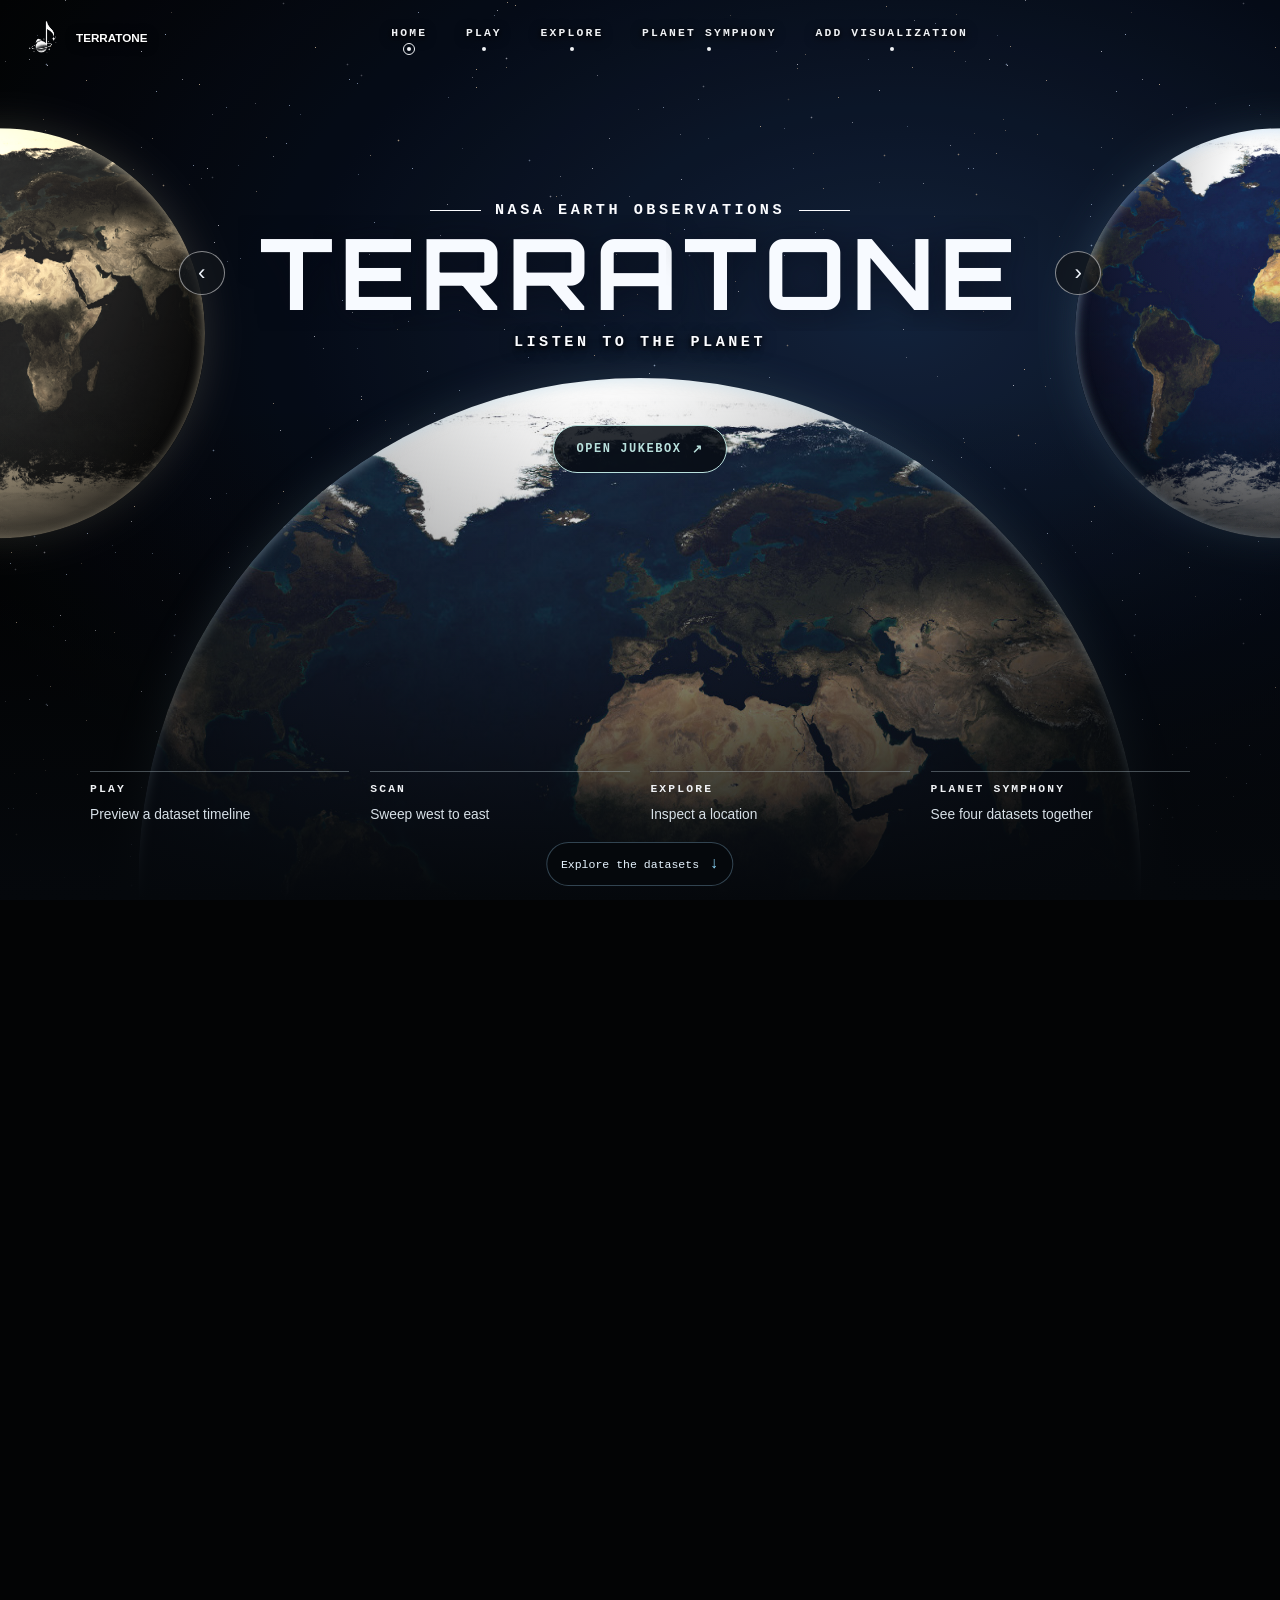
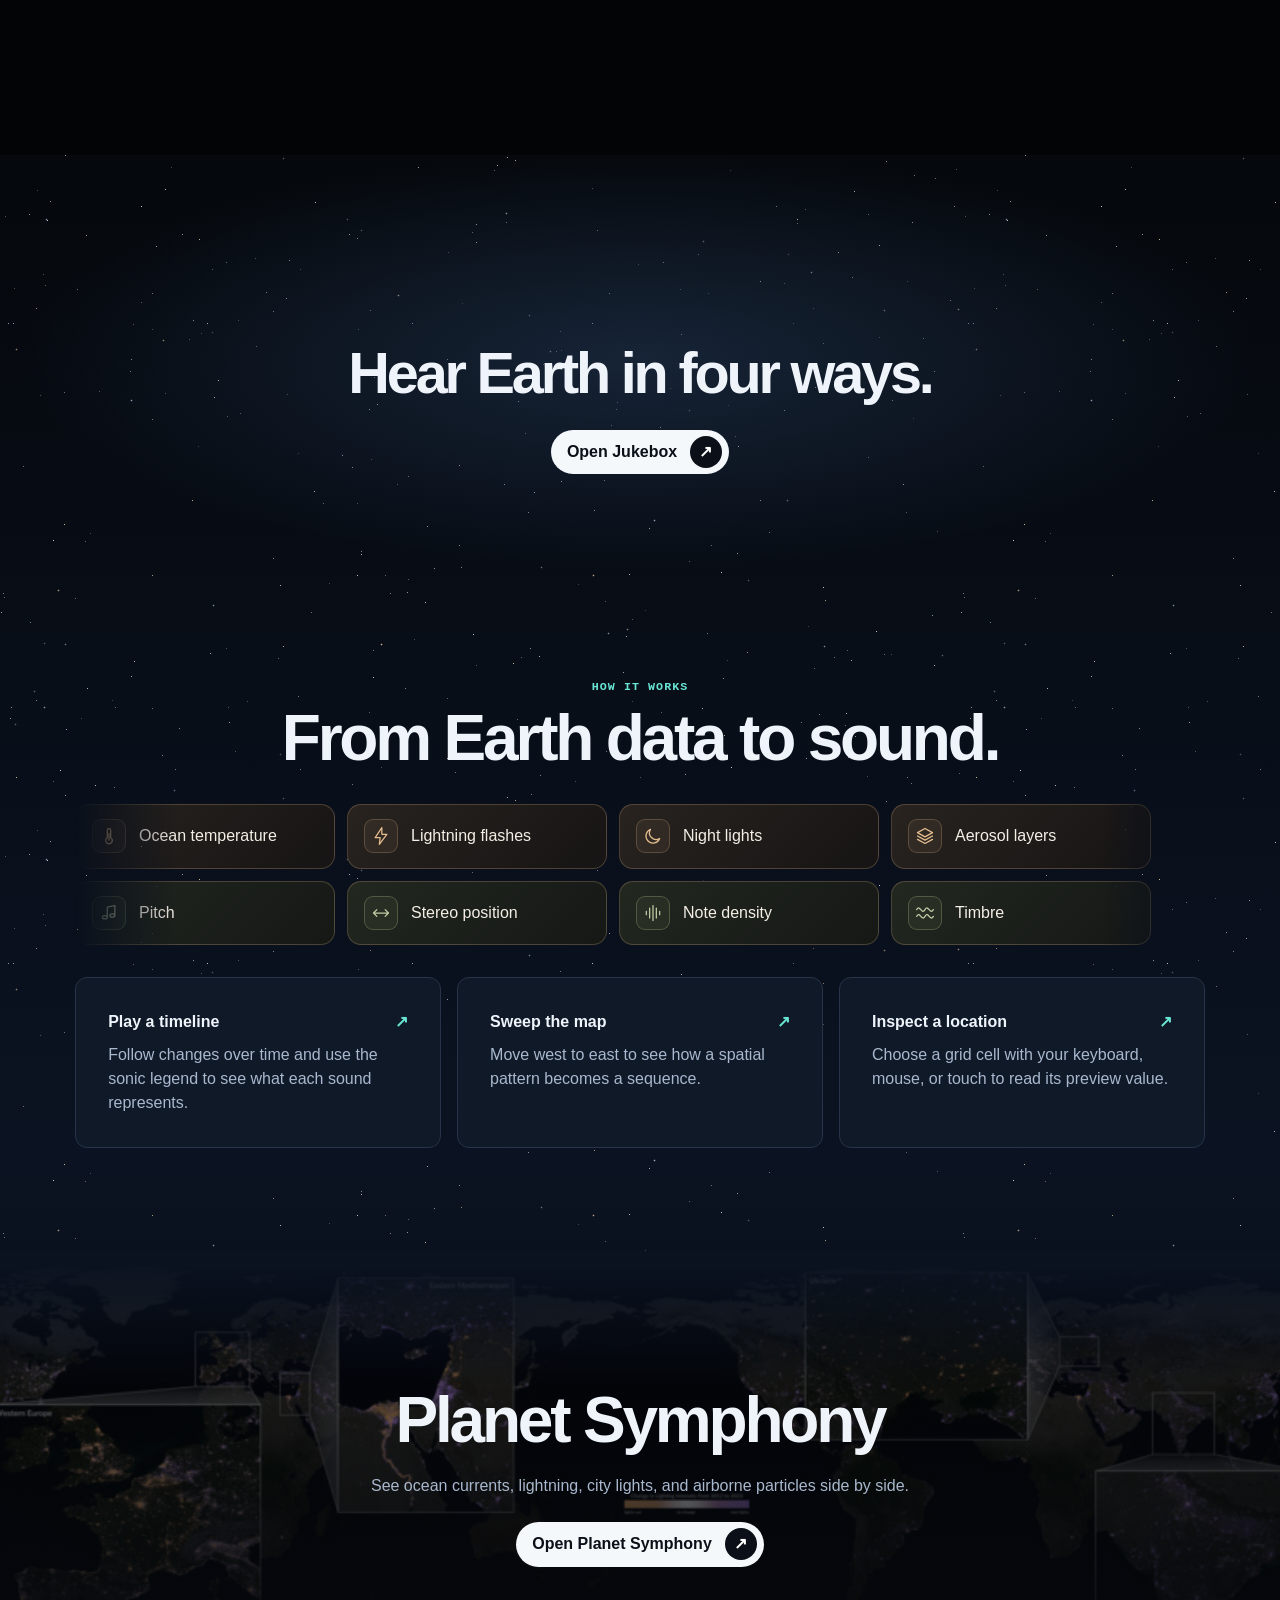
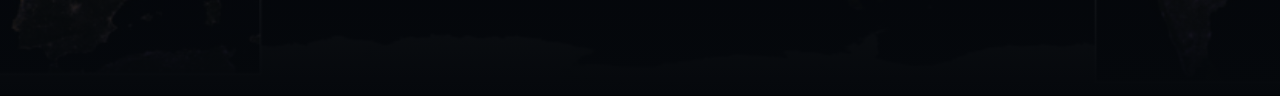
<file: index.html>
<!doctype html>
<html lang="en">
<head>
  <meta charset="utf-8">
  <meta name="viewport" content="width=device-width, initial-scale=1">
  <title>Terratone</title>
  <meta name="description" content="Explore NASA Earth visualizations through sound.">
  <link rel="preconnect" href="https://fonts.googleapis.com">
  <link rel="preconnect" href="https://fonts.gstatic.com" crossorigin>
  <link rel="stylesheet" href="https://fonts.googleapis.com/css2?family=Orbitron:wght@700&amp;display=swap">
  <link rel="icon" type="image/png" href="media/logo.png">
  <link rel="stylesheet" href="css/style.css">
  <script type="module" src="js/main.js"></script>
</head>
<body class="home-active">
  <a class="skip" href="#main">Skip to content</a>
  <header class="shell header">
    <a class="brand" href="#home"><img class="brand-icon" src="media/logo.png" alt="" width="40" height="40"><span>TERRATONE</span></a>
    <nav id="site-navigation" aria-label="Studio views">
      <a href="#home" aria-current="page">Home</a>
      <a href="#play">Play</a>
      <a href="#explore">Explore</a>
      <a href="#symphony">Planet Symphony</a>
      <a href="add.html">Add visualization</a>
    </nav>
    <button id="menu-toggle" aria-controls="site-navigation" aria-expanded="false" aria-label="Toggle navigation">☰</button>
  </header>
  <main id="main" class="shell" tabindex="-1">
<section id="home" class="flight" aria-labelledby="hero-title">
  <div class="landing">
  <div class="starfield" aria-hidden="true"></div>
  <div class="planet planet-main" aria-hidden="true"></div>
  <div class="planet planet-left" aria-hidden="true"></div>
  <div class="planet planet-right" aria-hidden="true"></div>
  <div id="orbit-scene" aria-hidden="true"></div>
  <div class="flight-light" aria-hidden="true"></div>
  <div class="hero-copy">
    <p class="hero-kicker">NASA EARTH OBSERVATIONS</p>
    <div class="hero-heading">
      <button class="orbit-arrow" id="previous-feature" aria-label="Previous feature">‹</button>
      <h1 id="hero-title" class="hero-title"><span>TERRA</span><span>TONE</span></h1>
      <button class="orbit-arrow" id="next-feature" aria-label="Next feature">›</button>
    </div>
    <p id="hero-subtitle">Listen to the planet</p>
    <a id="hero-action" class="hero-action" href="#play">Open Jukebox <span aria-hidden="true">↗</span></a>
  </div>
  <nav class="hero-features" aria-label="Explore Terratone">
    <a href="#play"><strong>Play</strong><span>Preview a dataset timeline</span></a>
    <a href="#scan"><strong>Scan</strong><span>Sweep west to east</span></a>
    <a href="#explore"><strong>Explore</strong><span>Inspect a location</span></a>
    <a href="#symphony"><strong>Planet Symphony</strong><span>See four datasets together</span></a>
  </nav>
  <a class="flight-cue" href="#dataset-showcase">Explore the datasets <span aria-hidden="true">↓</span></a>
  <div class="flight-progress" aria-hidden="true"></div>
  </div>
</section>

    <div id="home-details">
    <section id="dataset-showcase" class="showcase" aria-labelledby="showcase-title">
      <ul id="showcase-cards" class="showcase-cards" aria-label="NASA datasets"></ul>
      <h2 id="showcase-title" tabindex="-1">Hear Earth in four ways.</h2>
      <a class="showcase-action" href="#play">Open Jukebox <span aria-hidden="true">↗</span></a>
    </section>

    <section class="shell home-process" aria-labelledby="process-title">
      <p class="eyebrow">How it works</p>
      <h2 id="process-title">From Earth data to sound.</h2>
      <div class="sound-marquee" aria-hidden="true">
        <div class="sound-track"><div class="sound-group">
          <span><svg viewBox="0 0 24 24" aria-hidden="true"><path d="M10 14V5a2 2 0 0 1 4 0v9a4 4 0 1 1-4 0ZM12 9v8"/></svg> Ocean temperature</span><span><svg viewBox="0 0 24 24" aria-hidden="true"><path d="m13 2-8 12h6l-1 8 9-12h-6z"/></svg> Lightning flashes</span><span><svg viewBox="0 0 24 24" aria-hidden="true"><path d="M20 15A8 8 0 0 1 9 4a8.5 8.5 0 1 0 11 11Z"/></svg> Night lights</span><span><svg viewBox="0 0 24 24" aria-hidden="true"><path d="m3 8 9-5 9 5-9 5zM3 12l9 5 9-5M3 16l9 5 9-5"/></svg> Aerosol layers</span>
        </div></div>
        <div class="sound-track"><div class="sound-group">
          <span><svg viewBox="0 0 24 24" aria-hidden="true"><path d="M10 17V5l9-2v12M10 17a3 2 0 1 1-6 0 3 2 0 0 1 6 0ZM19 15a3 2 0 1 1-6 0 3 2 0 0 1 6 0Z"/></svg> Pitch</span><span><svg viewBox="0 0 24 24" aria-hidden="true"><path d="M3 12h18M7 8l-4 4 4 4m10-8 4 4-4 4"/></svg> Stereo position</span><span><svg viewBox="0 0 24 24" aria-hidden="true"><path d="M4 14v-4m4 8V6m4 15V3m4 15V6m4 8v-4"/></svg> Note density</span><span><svg viewBox="0 0 24 24" aria-hidden="true"><path d="M2 8c4-7 6 7 10 0s6 7 10 0M2 16c4-7 6 7 10 0s6 7 10 0"/></svg> Timbre</span>
        </div></div>
      </div>
      <div class="home-steps">
        <a href="#play"><strong>Play a timeline <span aria-hidden="true">↗</span></strong><p>Follow changes over time and use the sonic legend to see what each sound represents.</p></a>
        <a href="#scan"><strong>Sweep the map <span aria-hidden="true">↗</span></strong><p>Move west to east to see how a spatial pattern becomes a sequence.</p></a>
        <a href="#explore"><strong>Inspect a location <span aria-hidden="true">↗</span></strong><p>Choose a grid cell with your keyboard, mouse, or touch to read its preview value.</p></a>
      </div>
    </section>
    <section class="home-symphony" aria-labelledby="home-symphony-title">
      <div class="shell">
        <h2 id="home-symphony-title">Planet Symphony</h2>
        <p>See ocean currents, lightning, city lights, and airborne particles side by side.</p>
        <a class="showcase-action" href="#symphony">Open Planet Symphony <span aria-hidden="true">↗</span></a>
      </div>
    </section>
    </div>
    <section id="explore-console" hidden aria-labelledby="explore-title">
      <div class="explore-map">
        <div id="explore-globe"></div>
        <div class="explore-toolbar">
          <h2 id="explore-title">Explore by location</h2>
          <label>Dataset <select id="explore-dataset"></select></label>
          <div class="explore-view" role="group" aria-label="Map view">
            <button type="button" id="explore-view-globe" aria-pressed="true">Globe</button>
            <button type="button" id="explore-view-flat" aria-pressed="false">Flat map</button>
          </div>
        </div>
        <div class="explore-zoom" aria-label="Map zoom">
          <button type="button" data-globe-zoom="in" aria-label="Zoom in">+</button>
          <button type="button" data-globe-zoom="out" aria-label="Zoom out">−</button>
          <button type="button" data-globe-zoom="reset">Reset</button>
        </div>
        <p id="explore-map-status">Drag to rotate · Scroll to zoom · Select a point to hear it</p>
      </div>
      <div class="explore-metrics">
        <div><span>Valid cells</span><strong id="explore-count">—</strong></div>
        <div><span>Mean</span><strong id="explore-mean">—</strong></div>
        <div><span>Maximum</span><strong id="explore-max">—</strong></div>
        <div><span>Frame</span><strong id="explore-time">—</strong></div>
      </div>
      <div class="explore-panels">
        <section><h3>Marked locations</h3><div id="explore-pins"></div></section>
        <section><h3>Selected location</h3><p id="explore-selection">Choose a point on the globe or from the list.</p><div id="explore-proof-host"></div></section>
      </div>
    </section>
    <div id="jukebox" class="layout" hidden>
      <section class="play-summary" aria-labelledby="play-summary-title" hidden>
        <div class="play-heading">
        <p class="eyebrow">Earth observation · Play</p>
        <h2 id="play-summary-title">Earth visualization</h2>
        <p id="play-summary-dates" class="eyebrow"></p>
        <button id="dataset-notes" aria-haspopup="dialog" disabled>Dataset details ↗</button>
        </div>
        <p id="play-summary-description"></p>
      </section>
      <nav class="panel library" aria-labelledby="library-heading">
        <h3 id="library-heading">Dataset library</h3>
        <ul id="datasets" class="datasets"><li>Loading datasets…</li></ul>
      </nav>
      <section class="panel player" aria-labelledby="dataset-title">
        <div class="player-heading">
          <p id="dataset-dates" class="eyebrow"></p>
          <h3 id="dataset-title">Earth visualization</h3>
        </div>
        <div id="stage" class="stage">
          <video id="video" muted playsinline preload="metadata" aria-hidden="true"></video>
          <canvas id="overlay" class="overlay" width="1280" height="720" aria-label="Explore visualization"></canvas>
          <p id="player-message" class="player-message" role="status" hidden></p>
          <p class="eyes-message" aria-hidden="true">Eyes-closed mode. Press E to show the map.</p>
        </div>
        <p id="instruction" class="instruction"></p>
        <div id="player-controls" class="controls" role="group" aria-label="Dataset playback">
          <div class="transport"><button id="play-btn" class="primary" type="button">Play</button>
            <label class="timeline"><span>Timeline</span> <input id="scrub" type="range" min="0" max="100" step="0.1" value="0"></label>
            <output id="time"></output>
          </div>
          <div class="volume"><button id="mute-btn" type="button" aria-pressed="false">Mute</button>
            <label><span>Volume</span> <input id="volume" type="range" min="-40" max="0" value="-8"></label>
          </div>
          <button id="eyes-btn" type="button" aria-pressed="false">Eyes closed</button>
          <button id="record-btn" type="button" aria-pressed="false">Record track</button>
          <button id="share-btn" type="button">Copy link</button>
        </div>
        <div class="modes" role="group" aria-label="Exploration mode">
          <button data-mode="play" aria-pressed="true">Play</button>
          <button data-mode="scan" aria-pressed="false">Scan</button>
        </div>
      </section>
      <section id="rocky" hidden aria-label="Rocky">
        <button id="rocky-chat" type="button" aria-label="Open Rocky chat" aria-controls="rocky-chat-panel" aria-expanded="false">
          <img class="rocky-mascot" src="media/rocky.png" alt="" width="90" height="90">
        </button>
        <p id="rocky-greeting" hidden>Rocky from Erid, reporting for science! Grace taught me about Earth. Your planet makes excellent music for a rock. Tap me to ask a question!</p>
        <div id="rocky-chat-panel" class="rocky-content" hidden>
          <div class="rocky-heading">
            <div class="rocky-identity">
              <img src="media/rocky.png" alt="" width="38" height="38">
              <h3 id="rocky-title">Rocky</h3>
            </div>
            <div class="rocky-header-actions">
              <button id="rocky-search" type="button" aria-label="Choose what Rocky explains" aria-expanded="false" aria-controls="rocky-search-options">
                <svg viewBox="0 0 24 24" aria-hidden="true"><circle cx="10" cy="10" r="6"/><path d="m14.5 14.5 5 5"/></svg>
              </button>
            <button id="rocky-close" type="button" aria-label="Close Rocky chat">×</button>
            </div>
          </div>
          <div id="rocky-search-options" hidden>
            <button id="rocky-tour-start" type="button">Entire page</button>
            <button id="rocky-section-start" type="button">Section</button>
          </div>
          <div id="rocky-section-picker" hidden>
            <p tabindex="-1">Drag over content, then press Enter. You can also choose a section below.</p>
            <div id="rocky-section-list"></div>
          </div>
          <div id="rocky-tour" hidden>
            <p class="eyebrow" id="rocky-tour-step"></p>
            <p id="rocky-tour-copy" role="status"></p>
            <div class="rocky-tour-actions">
              <button id="rocky-tour-end" type="button">End tour</button>
              <button id="rocky-tour-next" type="button">Next stop</button>
            </div>
          </div>
          <p id="rocky-answer" role="status"></p>
          <form>
            <label for="rocky-question">Ask a science question</label>
            <div><input id="rocky-question" required maxlength="280" autocomplete="off" placeholder="Why do the notes change?"><button type="submit">Ask</button></div>
          </form>
        </div>
      </section>
      <aside class="details" aria-label="Dataset information">
        <section class="panel info"><h3>About this dataset</h3><p id="description"></p></section>
        <section class="panel info sonic-legend">
          <h3>Sonic legend</h3><div id="legend-scale" hidden><div class="legend-gradient"></div><div class="legend-endpoints"><span><strong id="legend-low"></strong><br>Lower pitch</span><span><strong id="legend-high"></strong><br>Higher pitch</span></div></div><ul id="legend"></ul>
          <div class="legend-waveform" aria-hidden="true"><svg viewBox="0 0 640 140" preserveAspectRatio="none" aria-hidden="true"><defs><linearGradient id="legend-wave-colors"></linearGradient></defs><path d="M0,70.0 L8,69.8 L16,69.6 L24,69.4 L32,69.2 L40,69.0 L48,68.8 L56,68.6 L64,68.2 L72,67.6 L80,66.8 L88,65.8 L96,64.3 L104,62.6 L112,60.5 L120,58.1 L128,55.5 L136,52.7 L144,49.9 L152,47.1 L160,44.5 L168,42.1 L176,40.2 L184,38.8 L192,37.9 L200,37.6 L208,38.0 L216,39.0 L224,40.6 L232,42.6 L240,45.0 L248,47.6 L256,50.3 L264,53.0 L272,55.4 L280,57.4 L288,58.9 L296,59.8 L304,60.0 L312,59.6 L320,58.5 L328,56.8 L336,54.5 L344,51.8 L352,48.8 L360,45.7 L368,42.6 L376,39.7 L384,37.2 L392,35.1 L400,33.7 L408,32.9 L416,32.8 L424,33.4 L432,34.7 L440,36.5 L448,38.9 L456,41.7 L464,44.8 L472,47.9 L480,51.1 L488,54.2 L496,57.1 L504,59.6 L512,61.8 L520,63.7 L528,65.1 L536,66.1 L544,66.8 L552,67.3 L560,67.5 L568,67.7 L576,67.7 L584,67.8 L592,67.9 L600,68.1 L608,68.5 L616,68.9 L624,69.3 L632,69.7 L640,70.0 L640,70.0 L632,70.2 L624,70.6 L616,71.3 L608,72.2 L600,73.3 L592,74.6 L584,76.1 L576,77.6 L568,79.2 L560,80.6 L552,81.9 L544,83.0 L536,83.8 L528,84.3 L520,84.4 L512,84.2 L504,83.6 L496,82.8 L488,81.7 L480,80.6 L472,79.5 L464,78.5 L456,77.8 L448,77.5 L440,77.6 L432,78.2 L424,79.5 L416,81.3 L408,83.7 L400,86.6 L392,89.9 L384,93.5 L376,97.2 L368,101.0 L360,104.6 L352,107.9 L344,110.6 L336,112.8 L328,114.3 L320,114.9 L312,114.8 L304,113.9 L296,112.1 L288,109.8 L280,106.8 L272,103.4 L264,99.7 L256,95.9 L248,92.2 L240,88.7 L232,85.5 L224,82.7 L216,80.5 L208,78.9 L200,77.8 L192,77.3 L184,77.3 L176,77.7 L168,78.4 L160,79.3 L152,80.4 L144,81.4 L136,82.3 L128,83.0 L120,83.4 L112,83.4 L104,83.1 L96,82.5 L88,81.6 L80,80.5 L72,79.2 L64,77.7 L56,76.2 L48,74.8 L40,73.5 L32,72.3 L24,71.4 L16,70.7 L8,70.2 L0,70.0 Z"/><path d="M0,70.0 L8,69.9 L16,69.7 L24,69.3 L32,68.8 L40,68.0 L48,67.0 L56,65.7 L64,64.2 L72,62.5 L80,60.7 L88,58.7 L96,56.7 L104,54.8 L112,53.0 L120,51.5 L128,50.3 L136,49.6 L144,49.3 L152,49.4 L160,50.0 L168,50.9 L176,52.3 L184,53.8 L192,55.5 L200,57.2 L208,58.7 L216,60.0 L224,60.9 L232,61.3 L240,61.1 L248,60.2 L256,58.8 L264,56.7 L272,54.0 L280,50.9 L288,47.5 L296,43.8 L304,40.2 L312,36.6 L320,33.4 L328,30.6 L336,28.4 L344,26.9 L352,26.2 L360,26.3 L368,27.2 L376,28.8 L384,31.1 L392,33.9 L400,37.2 L408,40.8 L416,44.5 L424,48.1 L432,51.6 L440,54.8 L448,57.7 L456,60.0 L464,61.8 L472,63.2 L480,64.0 L488,64.4 L496,64.4 L504,64.1 L512,63.7 L520,63.1 L528,62.6 L536,62.2 L544,61.9 L552,61.9 L560,62.1 L568,62.6 L576,63.2 L584,64.1 L592,65.1 L600,66.2 L608,67.2 L616,68.2 L624,69.0 L632,69.7 L640,70.0 L640,70.0 L632,70.1 L624,70.2 L616,70.4 L608,70.7 L600,71.1 L592,71.7 L584,72.5 L576,73.5 L568,74.9 L560,76.5 L552,78.4 L544,80.5 L536,82.8 L528,85.2 L520,87.5 L512,89.8 L504,91.8 L496,93.5 L488,94.9 L480,95.7 L472,96.0 L464,95.8 L456,95.1 L448,93.8 L440,92.2 L432,90.3 L424,88.2 L416,86.0 L408,83.9 L400,82.1 L392,80.7 L384,79.8 L376,79.5 L368,79.8 L360,80.8 L352,82.4 L344,84.6 L336,87.4 L328,90.5 L320,93.9 L312,97.4 L304,100.8 L296,104.0 L288,106.8 L280,109.0 L272,110.6 L264,111.4 L256,111.5 L248,110.9 L240,109.5 L232,107.4 L224,104.8 L216,101.8 L208,98.4 L200,94.9 L192,91.4 L184,88.0 L176,84.8 L168,82.0 L160,79.6 L152,77.7 L144,76.2 L136,75.2 L128,74.5 L120,74.2 L112,74.2 L104,74.3 L96,74.5 L88,74.7 L80,74.8 L72,74.9 L64,74.7 L56,74.4 L48,73.9 L40,73.2 L32,72.5 L24,71.7 L16,71.0 L8,70.3 L0,70.0 Z"/><path d="M0,70.0 L8,69.7 L16,69.1 L24,68.3 L32,67.3 L40,66.1 L48,64.9 L56,63.7 L64,62.6 L72,61.6 L80,60.9 L88,60.3 L96,60.1 L104,60.1 L112,60.4 L120,60.9 L128,61.6 L136,62.3 L144,63.0 L152,63.5 L160,63.8 L168,63.7 L176,63.2 L184,62.2 L192,60.7 L200,58.6 L208,56.0 L216,53.0 L224,49.6 L232,45.9 L240,42.2 L248,38.5 L256,35.0 L264,31.8 L272,29.2 L280,27.2 L288,26.0 L296,25.5 L304,25.8 L312,27.0 L320,28.9 L328,31.4 L336,34.4 L344,37.9 L352,41.6 L360,45.3 L368,48.9 L376,52.3 L384,55.3 L392,57.7 L400,59.6 L408,60.9 L416,61.6 L424,61.6 L432,61.2 L440,60.3 L448,59.1 L456,57.7 L464,56.2 L472,54.8 L480,53.5 L488,52.5 L496,51.9 L504,51.6 L512,51.8 L520,52.4 L528,53.4 L536,54.7 L544,56.2 L552,58.0 L560,59.8 L568,61.6 L576,63.3 L584,64.9 L592,66.3 L600,67.5 L608,68.4 L616,69.1 L624,69.6 L632,69.9 L640,70.0 L640,70.0 L632,70.3 L624,70.7 L616,71.1 L608,71.5 L600,71.7 L592,71.9 L584,72.1 L576,72.1 L568,72.2 L560,72.4 L552,72.7 L544,73.3 L536,74.1 L528,75.3 L520,76.8 L512,78.7 L504,81.0 L496,83.7 L488,86.6 L480,89.7 L472,92.9 L464,96.0 L456,98.9 L448,101.6 L440,103.8 L432,105.4 L424,106.5 L416,106.8 L408,106.5 L400,105.5 L392,103.8 L384,101.6 L376,99.0 L368,96.0 L360,92.9 L352,89.9 L344,87.0 L336,84.5 L328,82.5 L320,81.0 L312,80.1 L304,80.0 L296,80.5 L288,81.7 L280,83.5 L272,85.7 L264,88.2 L256,90.9 L248,93.7 L240,96.3 L232,98.6 L224,100.5 L216,101.9 L208,102.7 L200,102.9 L192,102.4 L184,101.3 L176,99.7 L168,97.6 L160,95.1 L152,92.4 L144,89.5 L136,86.6 L128,83.9 L120,81.3 L112,79.0 L104,76.9 L96,75.3 L88,74.0 L80,73.0 L72,72.2 L64,71.7 L56,71.4 L48,71.2 L40,71.0 L32,70.9 L24,70.7 L16,70.4 L8,70.2 L0,70.0 Z"/><path d="M0,70.0 L8,69.7 L16,69.2 L24,68.6 L32,68.1 L40,67.6 L48,67.3 L56,67.1 L64,67.0 L72,67.0 L80,67.0 L88,67.0 L96,66.9 L104,66.6 L112,66.0 L120,65.1 L128,63.9 L136,62.2 L144,60.1 L152,57.6 L160,54.7 L168,51.6 L176,48.3 L184,45.0 L192,41.7 L200,38.7 L208,36.0 L216,33.8 L224,32.2 L232,31.2 L240,31.0 L248,31.5 L256,32.7 L264,34.5 L272,37.0 L280,39.8 L288,42.9 L296,46.2 L304,49.4 L312,52.4 L320,55.1 L328,57.3 L336,58.9 L344,59.9 L352,60.2 L360,59.8 L368,58.7 L376,57.2 L384,55.1 L392,52.8 L400,50.3 L408,47.8 L416,45.5 L424,43.4 L432,41.7 L440,40.6 L448,40.0 L456,40.0 L464,40.6 L472,41.7 L480,43.4 L488,45.4 L496,47.8 L504,50.4 L512,53.0 L520,55.7 L528,58.2 L536,60.6 L544,62.6 L552,64.4 L560,65.8 L568,67.0 L576,67.8 L584,68.4 L592,68.8 L600,69.1 L608,69.3 L616,69.5 L624,69.7 L632,69.9 L640,70.0 L640,70.0 L632,70.3 L624,71.0 L616,71.8 L608,72.8 L600,73.8 L592,74.8 L584,75.8 L576,76.6 L568,77.2 L560,77.6 L552,77.7 L544,77.6 L536,77.3 L528,76.9 L520,76.4 L512,75.9 L504,75.6 L496,75.4 L488,75.6 L480,76.1 L472,77.2 L464,78.7 L456,80.7 L448,83.2 L440,86.2 L432,89.5 L424,93.0 L416,96.7 L408,100.4 L400,103.9 L392,107.0 L384,109.6 L376,111.7 L368,113.0 L360,113.6 L352,113.4 L344,112.4 L336,110.7 L328,108.3 L320,105.3 L312,102.0 L304,98.4 L296,94.7 L288,91.2 L280,87.8 L272,84.9 L264,82.5 L256,80.7 L248,79.4 L240,78.9 L232,78.9 L224,79.5 L216,80.6 L208,82.1 L200,83.7 L192,85.5 L184,87.2 L176,88.7 L168,89.9 L160,90.8 L152,91.3 L144,91.3 L136,90.8 L128,89.9 L120,88.6 L112,87.0 L104,85.1 L96,83.1 L88,81.1 L80,79.1 L72,77.2 L64,75.5 L56,74.0 L48,72.8 L40,71.9 L32,71.1 L24,70.6 L16,70.3 L8,70.1 L0,70.0 Z"/></svg></div>
          <button id="legend-button" type="button" aria-describedby="legend-voice-status">Play legend</button>
          <label class="legend-language">Narration language
            <select id="legend-language">
              <option value="en-IN">English</option><option value="hi-IN">हिन्दी · Hindi</option>
              <option value="bn-IN">বাংলা · Bengali</option><option value="gu-IN">ગુજરાતી · Gujarati</option>
              <option value="kn-IN">ಕನ್ನಡ · Kannada</option><option value="ml-IN">മലയാളം · Malayalam</option>
              <option value="mr-IN">मराठी · Marathi</option><option value="od-IN">ଓଡ଼ିଆ · Odia</option>
              <option value="pa-IN">ਪੰਜਾਬੀ · Punjabi</option><option value="ta-IN">தமிழ் · Tamil</option>
              <option value="te-IN">తెలుగు · Telugu</option>
            </select>
          </label>
          <p id="legend-voice-status" role="status"></p>
          <label class="legend-first"><input id="legend-first" type="checkbox" checked> Hear the legend before playback</label>
        </section>
        <section id="readout" class="panel info readout" aria-label="Dataset readout"><h3 id="readout-heading">Live readout</h3><div id="readout-measurements"><div id="readout-value"></div><ol id="readout-timeline" aria-label="Recent readings"></ol></div><div id="legend-transcript" hidden><p class="eyebrow">Sonic legend narration</p><p id="legend-transcript-status" role="status"></p><ol aria-label="Narration transcript" aria-live="polite"></ol></div></section>
        <section class="panel info mapping-notes">
          <h3>How we mapped it</h3><p id="mapping"></p>
          <a id="source">NASA visualization ↗</a>
        </section>
      </aside>
    </div>
    <section id="symphony" hidden aria-labelledby="symphony-title">
      <div class="symphony-heading">
        <div><p class="eyebrow">Earth observation · Mix</p><h2 id="symphony-title">Planet Symphony</h2></div>
        <a href="#play">← Back to Jukebox</a>
      </div>
      <div id="tiles" class="tiles"></div>
      <div id="symphony-controls" class="panel controls"></div>
    </section>
  </main>
  <footer class="shell footer"><span>NASA Space Apps Challenge 2026</span><a href="https://svs.gsfc.nasa.gov/">NASA Scientific Visualization Studio ↗</a></footer>
  <dialog id="play-dialog" aria-labelledby="play-dialog-title">
    <div class="dialog-heading">
      <h2 id="play-dialog-title"></h2>
      <form method="dialog"><button autofocus aria-label="Close dialog">×</button></form>
    </div>
    <div id="play-dialog-content"></div>
  </dialog>
  <div id="live" role="status" class="sr-only"></div>
</body>
</html>
</file>
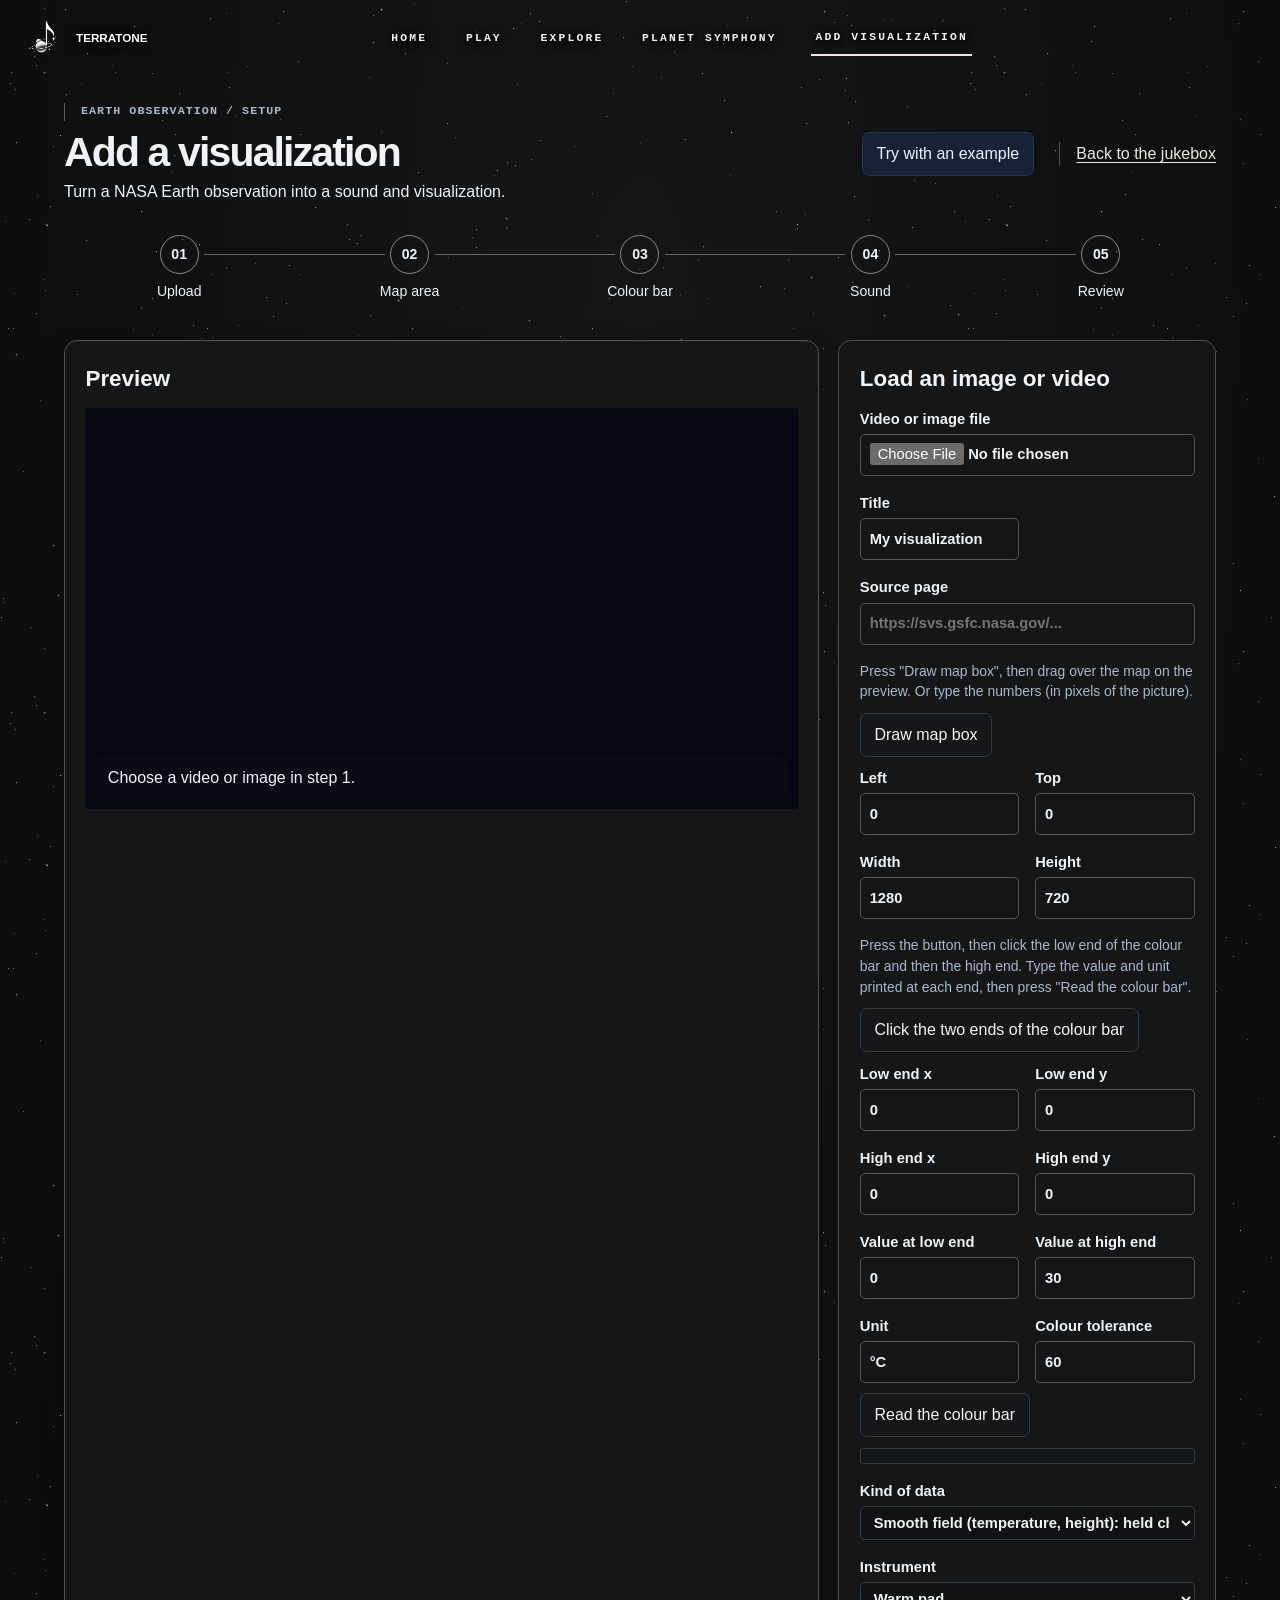
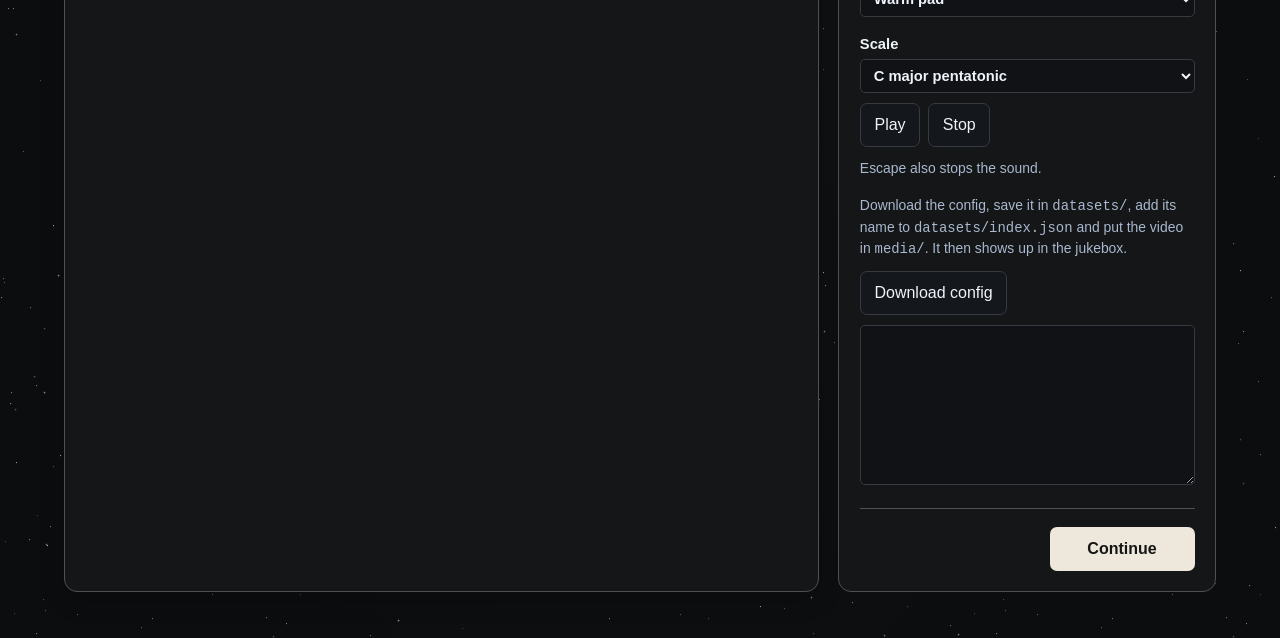
<file: add.html>
<!doctype html>
<!-- Owner: Freia · Support: Aahana, Hazel -->
<html lang="en">
<head>
  <meta charset="utf-8">
  <meta name="viewport" content="width=device-width, initial-scale=1">
  <title>Add a Visualization · Terratone</title>
  <meta name="description" content="Turn any NASA Earth visualization into sound: mark the map and colour bar, then hear it and download its config.">
  <link rel="icon" type="image/png" href="media/logo.png">
  <link rel="stylesheet" href="css/style.css">
  <style>
    /* Page-only additions on top of the shared styles in css/style.css */
    .add-heading > div > p:first-child { border-left: 1px solid #56585d; padding-left: 1rem; color: var(--muted); }
    .add-heading .row-buttons { display: flex; flex-wrap: wrap; align-items: center; gap: .75rem; margin-top: .75rem; }
    .step-status { margin: .5rem 0 0; font-size: .9rem; color: #c8f2e8; }
    .step-status:empty { display: none; }
    .step-status.step-error { color: #ffb4a8; }
  </style>
  <script type="module" src="js/add.js"></script>
  <script type="module">
    import { bindNavigation } from './js/navigation.js';
    bindNavigation();
  </script>
</head>
<body class="add-page">
  <a class="skip" href="#steps">Skip to the steps</a>
  <header class="shell header">
    <a class="brand" href="index.html#home"><img class="brand-icon" src="media/logo.png" alt="" width="40" height="40"><span>TERRATONE</span></a>
    <nav id="site-navigation" aria-label="Studio views">
      <a href="index.html#home">Home</a>
      <a href="index.html#play">Play</a>
      <a href="index.html#explore">Explore</a>
      <a href="index.html#symphony">Planet Symphony</a>
      <a href="add.html" aria-current="page">Add visualization</a>
    </nav>
    <button id="menu-toggle" aria-controls="site-navigation" aria-expanded="false" aria-label="Toggle navigation">☰</button>
  </header>
  <main class="shell add-workspace">
    <div class="add-heading">
      <div><p class="eyebrow">Earth observation / Setup</p><h1>Add a visualization</h1>
        <p>Turn a NASA Earth observation into a sound and visualization.</p></div>
      <div class="add-actions">
        <button id="example" type="button">Try with an example</button>
        <a href="index.html#play">Back to the jukebox</a>
      </div>
      <p id="status-0" class="step-status"></p>
    </div>
    <ol class="add-progress" aria-label="Setup progress">
      <li><span class="add-step-number" aria-hidden="true">01</span>Upload</li>
      <li><span class="add-step-number" aria-hidden="true">02</span>Map area</li>
      <li><span class="add-step-number" aria-hidden="true">03</span>Colour bar</li>
      <li><span class="add-step-number" aria-hidden="true">04</span>Sound</li>
      <li><span class="add-step-number" aria-hidden="true">05</span>Review</li>
    </ol>
    <div class="add-layout">
    <section class="panel" aria-labelledby="preview-heading">
      <h2 id="preview-heading">Preview</h2>
      <div class="stage">
        <video id="video" muted playsinline loop aria-hidden="true"></video>
        <canvas id="overlay" class="overlay" width="1280" height="720" role="img"
                aria-label="Preview of your visualization with the map box and colour bar line drawn on it."></canvas>
        <p id="empty" class="player-message">Choose a video or image in step 1.</p>
      </div>
      <p id="preview-filename" hidden></p>
      <p id="check" class="readout" aria-live="polite"></p>
    </section>

    <section id="steps" class="panel" aria-labelledby="steps-heading" tabindex="-1">
      <h2 id="steps-heading">Load an image or video</h2>

      <fieldset>
        <legend class="sr-only">1. Load an image or video</legend>
        <div class="fields">
          <label>Video or image file <input id="file" type="file" accept="video/*,image/*"></label>
          <label>Title <input id="title" type="text" value="My visualization"></label>
          <label>Source page <input id="source" type="url" placeholder="https://svs.gsfc.nasa.gov/..."></label>
        </div>
        <p id="status-1" class="step-status"></p>
      </fieldset>

      <fieldset>
        <legend class="sr-only">2. Drag a box over the map</legend>
        <p class="step-help">Press "Draw map box", then drag over the map on the preview. Or type the
          numbers (in pixels of the picture).</p>
        <div class="row-buttons"><button id="pick-box" type="button" aria-pressed="false">Draw map box</button></div>
        <div class="fields">
          <label>Left <input id="cx" type="number" min="0" value="0"></label>
          <label>Top <input id="cy" type="number" min="0" value="0"></label>
          <label>Width <input id="cw" type="number" min="1" value="1280"></label>
          <label>Height <input id="ch" type="number" min="1" value="720"></label>
        </div>
        <p id="status-2" class="step-status"></p>
      </fieldset>

      <fieldset>
        <legend class="sr-only">3. Mark the colour bar and its values</legend>
        <p class="step-help">Press the button, then click the low end of the colour bar and then the high
          end. Type the value and unit printed at each end, then press "Read the colour bar".</p>
        <div class="row-buttons"><button id="pick-bar" type="button" aria-pressed="false">Click the two ends of the colour bar</button></div>
        <div class="fields">
          <label>Low end x <input id="bx1" type="number" value="0"></label>
          <label>Low end y <input id="by1" type="number" value="0"></label>
          <label>High end x <input id="bx2" type="number" value="0"></label>
          <label>High end y <input id="by2" type="number" value="0"></label>
          <label>Value at low end <input id="vmin" type="number" step="any" value="0"></label>
          <label>Value at high end <input id="vmax" type="number" step="any" value="30"></label>
          <label>Unit <input id="unit" type="text" value="°C"></label>
          <label>Colour tolerance <input id="maxdist" type="number" min="5" max="200" value="60"></label>
        </div>
        <div class="row-buttons"><button id="sample" type="button">Read the colour bar</button></div>
        <div id="gradient" class="gradient" aria-hidden="true"></div>
        <p id="stops-text" class="readout"></p>
        <p id="status-3" class="step-status"></p>
      </fieldset>

      <fieldset>
        <legend class="sr-only">4. Pick a sound and play</legend>
        <div class="fields">
          <label>Kind of data
            <select id="mapper">
              <option value="continuousField">Smooth field (temperature, height): held chord</option>
              <option value="density">Amount or brightness (lights, cover): sparkles</option>
            </select>
          </label>
          <label>Instrument
            <select id="instrument">
              <option value="warmPad">Warm pad</option>
              <option value="glass">Glass bells</option>
              <option value="dust">Low drone</option>
              <option value="salt">Airy shimmer</option>
            </select>
          </label>
          <label>Scale
            <select id="scale">
              <option>C major pentatonic</option>
              <option>A minor pentatonic</option>
              <option>C minor pentatonic</option>
            </select>
          </label>
        </div>
        <div class="row-buttons">
          <button id="play" type="button">Play</button>
          <button id="stop" type="button">Stop</button>
        </div>
        <p class="step-help">Escape also stops the sound.</p>
        <p id="status-4" class="step-status"></p>
      </fieldset>

      <fieldset>
        <legend class="sr-only">5. Download the config</legend>
        <p class="step-help">Download the config, save it in <code>datasets/</code>, add its name to
          <code>datasets/index.json</code> and put the video in <code>media/</code>. It then shows up in the jukebox.</p>
        <div class="row-buttons"><button id="download" type="button">Download config</button></div>
        <p id="status-5" class="step-status"></p>
        <label for="json" class="sr-only">Config JSON</label>
        <textarea id="json" readonly></textarea>
      </fieldset>
      <div class="add-step-actions">
        <button id="step-back" type="button" hidden>Back</button>
        <button id="step-next" type="button">Continue</button>
      </div>
    </section>
    </div>
  </main>

  <div id="live" class="sr-only" aria-live="polite" aria-atomic="true"></div>
</body>
</html>
</file>
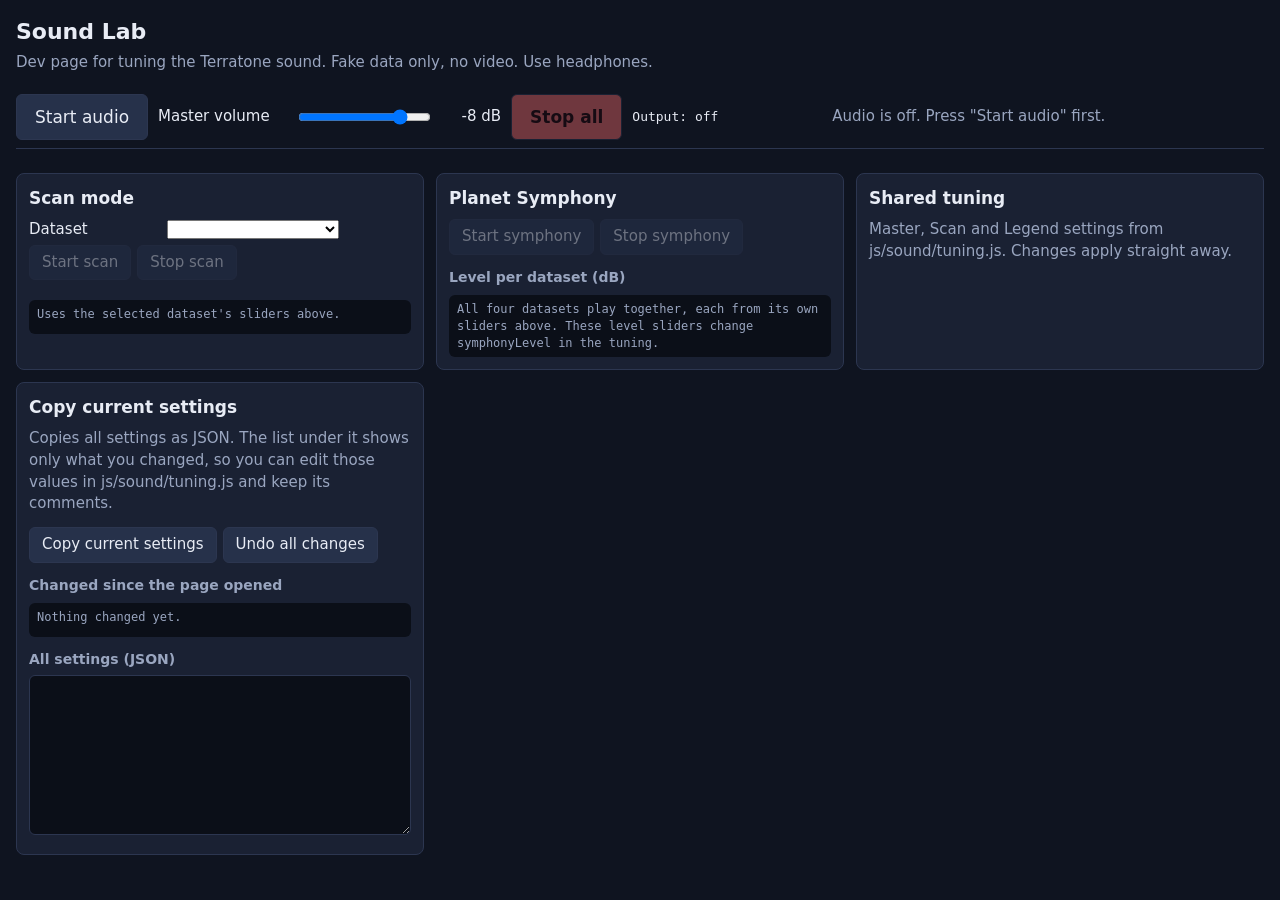
<file: tools/sound-lab.html>
<!doctype html>
<html lang="en">
<head>
<meta charset="utf-8">
<meta name="viewport" content="width=device-width, initial-scale=1">
<title>Sound Lab</title>
<!-- Owner: Freia · Support: Jaden -->
<!-- Dev-only page for hearing and tuning the sound engine without the analyser or the UI.
     Not linked from the main app. Open it through a local server, e.g. Live Server:
     http://127.0.0.1:5500/tools/sound-lab.html -->
<style>
  :root { --bg: #0f1420; --panel: #1a2133; --line: #2c3650; --text: #e8ecf5; --muted: #9aa6c0; --accent: #5ec8ff; --hot: #ffb347; --stop: #ff6b6b; }
  * { box-sizing: border-box; }
  body { margin: 0; padding: 16px; background: var(--bg); color: var(--text); font: 15px/1.45 system-ui, sans-serif; }
  h1 { margin: 0 0 4px; font-size: 22px; }
  h2 { margin: 0 0 8px; font-size: 17px; }
  h3 { margin: 12px 0 6px; font-size: 14px; color: var(--muted); }
  p.note { margin: 0 0 12px; color: var(--muted); }
  .bar { display: flex; flex-wrap: wrap; gap: 10px; align-items: center; position: sticky; top: 0; z-index: 2; background: var(--bg); padding: 8px 0; border-bottom: 1px solid var(--line); margin-bottom: 12px; }
  .grid { display: grid; grid-template-columns: repeat(auto-fit, minmax(330px, 1fr)); gap: 12px; }
  section { background: var(--panel); border: 1px solid var(--line); border-radius: 8px; padding: 12px; }
  button { background: #26314a; color: var(--text); border: 1px solid var(--line); border-radius: 6px; padding: 6px 12px; font: inherit; cursor: pointer; }
  button:hover:not(:disabled) { border-color: var(--accent); }
  button:disabled { opacity: 0.4; cursor: default; }
  button.on { background: var(--accent); color: #001; }
  button.big { font-size: 17px; padding: 10px 18px; }
  button.stop { background: var(--stop); color: #200; font-weight: 600; }
  button:focus-visible, input:focus-visible, select:focus-visible { outline: 3px solid var(--hot); outline-offset: 2px; }
  label.row { display: grid; grid-template-columns: 130px 1fr 64px; gap: 8px; align-items: center; margin: 4px 0; }
  label.row output { text-align: right; font-variant-numeric: tabular-nums; }
  input[type=range] { width: 100%; }
  .readout { margin-top: 8px; padding: 6px 8px; background: #0b0f18; border-radius: 6px; font: 12px/1.4 ui-monospace, monospace; color: var(--muted); white-space: pre-wrap; min-height: 2.8em; }
  .buttons { display: flex; flex-wrap: wrap; gap: 6px; }
  .legend { list-style: none; padding: 0; margin: 0; }
  .legend li { display: flex; gap: 8px; align-items: center; margin: 4px 0; }
  .cols { display: grid; grid-template-columns: repeat(32, 1fr); gap: 2px; margin: 10px 0; }
  .cols div { height: 22px; background: #26314a; border-radius: 2px; }
  .cols div.lit { background: var(--hot); }
  #status { color: var(--muted); }
  #meter { font: 13px ui-monospace, monospace; min-width: 190px; }
  #meter.hot { color: var(--stop); font-weight: 700; }
  details { margin-top: 10px; }
  summary { cursor: pointer; color: var(--accent); }
  fieldset { border: 1px solid var(--line); border-radius: 6px; margin: 6px 0; padding: 4px 8px; }
  legend { color: var(--muted); font-size: 13px; }
  label.tune { display: grid; grid-template-columns: 1fr 110px; gap: 8px; align-items: center; margin: 2px 0; font-size: 13px; }
  label.tune input { width: 100%; background: #0b0f18; color: var(--text); border: 1px solid var(--line); border-radius: 4px; padding: 2px 4px; font: inherit; }
  label.tune.changed span { color: var(--hot); }
  textarea { width: 100%; min-height: 160px; background: #0b0f18; color: var(--text); border: 1px solid var(--line); border-radius: 6px; font: 12px/1.4 ui-monospace, monospace; }
  @media (max-width: 500px) { label.row { grid-template-columns: 100px 1fr 54px; } }
</style>
</head>
<body>
<h1>Sound Lab</h1>
<p class="note">Dev page for tuning the Terratone sound. Fake data only, no video. Use headphones.</p>

<div class="bar">
  <button id="start" class="big">Start audio</button>
  <label class="row" style="min-width:300px;margin:0">Master volume <input id="master" type="range" min="-40" max="0" step="1" value="-8"> <output id="master-out">-8 dB</output></label>
  <button id="stop-all" class="big stop" disabled>Stop all</button>
  <span id="meter" title="Loudness of the final mix. The limiter keeps it under the master limiter setting.">Output: off</span>
  <span id="status" role="status">Audio is off. Press "Start audio" first.</span>
</div>

<div class="grid" id="datasets"></div>

<div class="grid" style="margin-top:12px">
  <section>
    <h2>Scan mode</h2>
    <label class="row">Dataset <select id="scan-ds"></select><span></span></label>
    <div class="buttons"><button id="scan-start" disabled>Start scan</button><button id="scan-stop" disabled>Stop scan</button></div>
    <div class="cols" id="scan-cols" aria-hidden="true"></div>
    <div class="readout" id="scan-readout">Uses the selected dataset's sliders above.</div>
  </section>

  <section>
    <h2>Planet Symphony</h2>
    <div class="buttons"><button id="sym-start" disabled>Start symphony</button><button id="sym-stop" disabled>Stop symphony</button></div>
    <h3>Level per dataset (dB)</h3>
    <div id="sym-levels"></div>
    <div class="readout" id="sym-readout">All four datasets play together, each from its own sliders above. These level sliders change symphonyLevel in the tuning.</div>
  </section>

  <section>
    <h2>Shared tuning</h2>
    <p class="note">Master, Scan and Legend settings from js/sound/tuning.js. Changes apply straight away.</p>
    <div id="shared-tuning"></div>
  </section>

  <section>
    <h2>Copy current settings</h2>
    <p class="note">Copies all settings as JSON. The list under it shows only what you changed, so you can edit those values in js/sound/tuning.js and keep its comments.</p>
    <div class="buttons"><button id="copy">Copy current settings</button><button id="reset-tuning">Undo all changes</button></div>
    <h3>Changed since the page opened</h3>
    <div class="readout" id="changed">Nothing changed yet.</div>
    <h3>All settings (JSON)</h3>
    <textarea id="json" readonly aria-label="All settings as JSON"></textarea>
  </section>
</div>

<script type="module">
import * as engine from '../js/sound/engine.js';
import { valueRange } from '../js/sound/scales.js';
import { TUNING, tuned, tuningChanged } from '../js/sound/tuning.js';

const TICK = 0.25;            // seconds between fake frames, same as the player
const GW = 32, GH = 16;       // grid size used by every dataset
const $ = (id) => document.getElementById(id);

let audioOn = false;
let cfgs = [];                // dataset configs, in index.json order
const ctl = {};               // per dataset: current slider values
const pattern = {};           // per dataset: fixed 0..1 "landscape" so the grid is not pure noise
let playing = null;           // { id, timer } while one dataset is in Play
let loadedId = null;          // dataset whose voice is loaded in the engine (null in symphony)
let symTimer = null;
let scanning = false;
const flashQueue = {};        // extra flashes from "Flash now", sent on the next tick
let scanId = null;            // dataset being scanned
const ORIGINAL = JSON.parse(JSON.stringify(TUNING)); // to list what changed and to undo
const editors = [];           // { input, row, path, get } for every tuning field

// ---------- fake features ----------

function makePattern() {
  const p = [];
  const a = Math.random() * 6, b = Math.random() * 6, c = Math.random() * 6;
  for (let y = 0; y < GH; y++) {
    for (let x = 0; x < GW; x++) {
      const v = 0.5 + 0.25 * Math.sin(x / 4 + a) + 0.15 * Math.sin(y / 2.5 + b) + 0.1 * Math.sin((x + y) / 3 + c);
      p.push(Math.min(1, Math.max(0, v)));
    }
  }
  return p;
}

/** Build a features object (same shape as analyzer.analyze) from the sliders. */
function buildFeatures(id) {
  const c = ctl[id];
  const lo = Math.min(c.spreadMin, c.spreadMax), hi = Math.max(c.spreadMin, c.spreadMax);
  const grid = pattern[id].map((p) => lo + p * (hi - lo) + (Math.random() - 0.5) * 0.04 * (hi - lo));
  const columns = [];
  for (let x = 0; x < GW; x++) {
    let s = 0;
    for (let y = 0; y < GH; y++) s += grid[y * GW + x];
    columns.push(s / GH);
  }
  const [vMin, vMax] = valueRange(cfgById(id));
  const flashes = [];
  for (let i = 0; i < (c.flashes ?? 0); i++) {
    flashes.push({ x: Math.floor(Math.random() * GW), y: Math.floor(Math.random() * GH), value: vMin + (0.4 + 0.6 * Math.random()) * (vMax - vMin) });
  }
  if (flashQueue[id]?.length) flashes.push(...flashQueue[id].splice(0));
  const layers = c.layers ? Object.fromEntries(Object.entries(c.layers).map(([k, v]) => [k, v / 100])) : {};
  return { grid, mean: c.mean, max: c.max, columns, flashes, change: c.change, layers };
}

const cfgById = (id) => cfgs.find((c) => c.id === id);
const fmt = (v) => (Math.abs(v) >= 10 ? v.toFixed(0) : v.toFixed(2));

function showReadout(id, f) {
  const c = ctl[id];
  let text = `mean ${fmt(f.mean)}  max ${fmt(f.max)}  change ${f.change.toFixed(2)}\ngrid spread ${fmt(c.spreadMin)} to ${fmt(c.spreadMax)}`;
  if (c.flashes !== undefined) text += `\nflashes this tick ${f.flashes.length}`;
  if (c.layers) text += '\nlayers ' + Object.entries(f.layers).map(([k, v]) => `${k} ${Math.round(v * 100)}%`).join('  ');
  $(`ro-${id}`).textContent = text;
}

// ---------- engine helpers ----------

function ensureLoaded(id) {
  if (loadedId === id) return;
  engine.loadDataset(cfgById(id));
  loadedId = id;
}

function stopPlay() {
  if (!playing) return;
  clearInterval(playing.timer);
  $(`play-${playing.id}`).classList.remove('on');
  playing = null;
}
function stopScan() {
  engine.stopScan();
  scanning = false;
  $('scan-start').classList.remove('on');
  document.querySelectorAll('#scan-cols div').forEach((d) => d.classList.remove('lit'));
}
function stopSymphony() {
  if (symTimer) clearInterval(symTimer);
  symTimer = null;
  $('sym-start').classList.remove('on');
}
function stopAll() {
  stopPlay(); stopScan(); stopSymphony();
  engine.releaseAll();
  setStatus('Stopped.');
}
const setStatus = (t) => { $('status').textContent = t; };

function play(id) {
  stopAll();
  ensureLoaded(id);
  const cfg = cfgById(id);
  const tick = () => {
    const f = buildFeatures(id);
    engine.playFrame(f, cfg, 0);
    showReadout(id, f);
  };
  tick();
  playing = { id, timer: setInterval(tick, TICK * 1000) };
  $(`play-${id}`).classList.add('on');
  setStatus(`Playing ${cfg.title}.`);
}

// ---------- tuning ----------

let retuneTimer = null;
function scheduleRetune() {
  clearTimeout(retuneTimer);
  retuneTimer = setTimeout(() => {
    if (!audioOn) { tuningChanged(); showChanges(); return; }
    const scanAgain = scanning ? scanId : null;
    engine.retune();          // rebuilds instruments; this stops Scan mode
    if (scanAgain) startScanFor(scanAgain);
    showChanges();
  }, 250);
}

const getPath = (obj, path) => path.reduce((o, k) => o?.[k], obj);

function tuneField(parent, label, holder, key, path) {
  const value = holder[key];
  const row = document.createElement('label');
  row.className = 'tune';
  const input = document.createElement('input');
  if (typeof value === 'boolean') { input.type = 'checkbox'; input.checked = value; }
  else if (typeof value === 'number') { input.type = 'number'; input.step = 'any'; input.value = value; }
  else { input.type = 'text'; input.value = value; }
  const span = document.createElement('span');
  span.textContent = label;
  row.append(span, input);
  input.addEventListener(input.type === 'checkbox' ? 'change' : 'input', () => {
    const v = input.type === 'checkbox' ? input.checked : input.type === 'number' ? Number(input.value) : input.value;
    if (input.type === 'number' && (input.value === '' || !Number.isFinite(v))) return;
    holder[key] = v;
    if (path[0] === 'datasets' && path[2] === 'symphonyLevel') syncSymphonySliders();
    scheduleRetune();
  });
  parent.appendChild(row);
  editors.push({ input, row, path, get: () => holder[key] });
}

/** One input per setting, nested objects in fieldsets, [low, high] pairs as two inputs. */
function buildEditor(parent, obj, path) {
  for (const [k, v] of Object.entries(obj)) {
    const p = [...path, k];
    if (Array.isArray(v)) {
      v.forEach((_, i) => tuneField(parent, `${k} ${['low', 'high'][i] ?? i}`, v, i, [...p, i]));
    } else if (v && typeof v === 'object') {
      const fs = document.createElement('fieldset');
      fs.innerHTML = `<legend>${k}</legend>`;
      parent.appendChild(fs);
      buildEditor(fs, v, p);
    } else {
      tuneField(parent, k, obj, k, p);
    }
  }
}

function refreshEditors() {
  for (const e of editors) {
    if (document.activeElement === e.input) continue;
    const v = e.get();
    if (e.input.type === 'checkbox') e.input.checked = v; else e.input.value = v;
  }
}

function changes() {
  const out = [];
  for (const e of editors) {
    const was = getPath(ORIGINAL, e.path), now = e.get();
    const changed = was !== now;
    e.row.classList.toggle('changed', changed);
    if (changed) out.push(`${e.path.join('.')}: ${JSON.stringify(was)} to ${JSON.stringify(now)}`);
  }
  return out;
}

function showChanges() {
  const list = changes();
  $('changed').textContent = list.length ? list.join('\n') : 'Nothing changed yet.';
  $('json').value = JSON.stringify(TUNING, null, 2);
}

/** Put every edited value back, keeping the same objects so the editors stay connected. */
function restore(target, source) {
  for (const [k, v] of Object.entries(source)) {
    if (v && typeof v === 'object' && target[k] && typeof target[k] === 'object') restore(target[k], v);
    else target[k] = v;
  }
}

function resetTuning() {
  restore(TUNING, JSON.parse(JSON.stringify(ORIGINAL)));
  refreshEditors();
  syncSymphonySliders();
  scheduleRetune();
}

// ---------- level meter ----------

let peak = -Infinity, peakAt = 0;
function meterLoop() {
  const db = engine.outputLevel();
  const now = performance.now();
  if (db > peak || now - peakAt > 3000) { peak = db; peakAt = now; }
  const f = (v) => (Number.isFinite(v) && v > -100 ? `${v.toFixed(0)} dB` : 'silent');
  $('meter').textContent = `Output: ${f(db)} (peak ${f(peak)})`;
  $('meter').classList.toggle('hot', peak > TUNING.master.limiter - 1);
  requestAnimationFrame(meterLoop);
}

// ---------- UI building ----------

function slider(parent, label, min, max, step, value, onInput, unit = '') {
  const row = document.createElement('label');
  row.className = 'row';
  row.innerHTML = `<span>${label}</span><input type="range" min="${min}" max="${max}" step="${step}" value="${value}"><output></output>`;
  const input = row.querySelector('input'), out = row.querySelector('output');
  const update = () => { const v = Number(input.value); out.textContent = fmt(v) + unit; onInput(v); };
  input.addEventListener('input', update);
  update();
  parent.appendChild(row);
  return input;
}

function buildDataset(cfg) {
  const id = cfg.id;
  const [vMin, vMax] = valueRange(cfg);
  const span = vMax - vMin;
  const step = span > 10 ? 0.5 : 0.01;
  pattern[id] = makePattern();
  ctl[id] = { mean: vMin + span * 0.5, max: vMin + span * 0.8, change: 0.1, spreadMin: vMin + span * 0.2, spreadMax: vMin + span * 0.8 };

  const sec = document.createElement('section');
  sec.innerHTML = `<h2>${cfg.title} <small style="color:var(--muted)">(${id}, ${cfg.sound.mapper})</small></h2>
    <div class="buttons"><button id="play-${id}" class="needs-audio" disabled>Play</button><button id="stop-${id}" class="needs-audio" disabled>Stop</button></div>
    <h3>Fake data (${cfg.colorbar?.unit ?? 'value'})</h3><div class="sliders"></div>
    <div class="readout" id="ro-${id}"></div>
    <h3>Legend</h3><ul class="legend"></ul>`;
  const s = sec.querySelector('.sliders');
  slider(s, 'Mean value', vMin, vMax, step, ctl[id].mean, (v) => { ctl[id].mean = v; });
  slider(s, 'Max value', vMin, vMax, step, ctl[id].max, (v) => { ctl[id].max = v; });
  slider(s, 'Change', 0, 1, 0.01, ctl[id].change, (v) => { ctl[id].change = v; });
  slider(s, 'Spread min', vMin, vMax, step, ctl[id].spreadMin, (v) => { ctl[id].spreadMin = v; });
  slider(s, 'Spread max', vMin, vMax, step, ctl[id].spreadMax, (v) => { ctl[id].spreadMax = v; });

  if (cfg.sound.mapper === 'events') {
    ctl[id].flashes = 1;
    slider(s, 'Flashes per tick', 0, 8, 1, 1, (v) => { ctl[id].flashes = v; });
    const btn = document.createElement('button');
    btn.textContent = 'Flash now';
    btn.className = 'needs-audio';
    btn.disabled = true;
    btn.addEventListener('click', () => {
      const flash = { x: Math.floor(Math.random() * GW), y: Math.floor(Math.random() * GH), value: vMax };
      if (playing?.id === id || symTimer) { (flashQueue[id] ??= []).push(flash); return; }
      stopAll();
      ensureLoaded(id);
      engine.playFrame({ ...buildFeatures(id), flashes: [flash] }, cfg, 0);
      setStatus(`Flash at column ${flash.x}, row ${flash.y}.`);
    });
    sec.querySelector('.buttons').appendChild(btn);
  }

  if (cfg.sound.mapper === 'layers') {
    ctl[id].layers = {};
    for (const name of cfg.sound.instruments ?? []) {
      ctl[id].layers[name] = 50;
      slider(s, `Layer: ${name}`, 0, 100, 1, 50, (v) => { ctl[id].layers[name] = v; }, '%');
    }
  }

  const ul = sec.querySelector('.legend');
  (cfg.legend ?? []).forEach((line, i) => {
    const li = document.createElement('li');
    li.innerHTML = `<button class="needs-audio" disabled>Play ${i + 1}</button><span>${line.sound} = ${line.means}</span>`;
    li.querySelector('button').addEventListener('click', () => {
      stopAll();
      ensureLoaded(id);
      engine.playLegendSample(cfg, i);
      setStatus(`Legend: ${line.sound} = ${line.means}.`);
    });
    ul.appendChild(li);
  });

  if (TUNING.datasets[id]) {
    const det = document.createElement('details');
    det.innerHTML = '<summary>Tuning settings (js/sound/tuning.js)</summary>';
    buildEditor(det, TUNING.datasets[id], ['datasets', id]);
    sec.appendChild(det);
  }

  $('datasets').appendChild(sec);
  sec.querySelector(`#play-${id}`).addEventListener('click', () => play(id));
  sec.querySelector(`#stop-${id}`).addEventListener('click', () => { stopPlay(); engine.releaseAll(); setStatus('Stopped.'); });
  showReadout(id, buildFeatures(id));
}

function startScanFor(id) {
  const boxes = [...$('scan-cols').children];
  ensureLoaded(id);
  engine.startScan(cfgById(id), () => buildFeatures(id), (col, notes) => {
    boxes.forEach((b, i) => b.classList.toggle('lit', i === col));
    $('scan-readout').textContent = `column ${col + 1} of ${GW}: ${notes.join(' ') || '(silent)'}`;
  });
  scanning = true;
  scanId = id;
  $('scan-start').classList.add('on');
  setStatus(`Scanning ${cfgById(id).title}.`);
}

function buildScan() {
  const sel = $('scan-ds');
  for (const cfg of cfgs) sel.add(new Option(cfg.title, cfg.id));
  for (let i = 0; i < GW; i++) $('scan-cols').appendChild(document.createElement('div'));

  $('scan-start').addEventListener('click', () => { stopAll(); startScanFor(sel.value); });
  $('scan-stop').addEventListener('click', () => { stopScan(); engine.releaseAll(); setStatus('Scan stopped.'); });
}

const symSliders = {};
function syncSymphonySliders() {
  for (const cfg of cfgs) {
    const input = symSliders[cfg.id];
    if (!input) continue;
    input.value = tuned(cfg).sound.symphonyLevel;
    input.nextElementSibling.textContent = `${input.value} dB`;
    engine.setSymphonyLevel(cfg.id, Number(input.value));
  }
}

function buildSymphony() {
  const levels = $('sym-levels');
  for (const cfg of cfgs) {
    symSliders[cfg.id] = slider(levels, cfg.title, -40, 6, 1, tuned(cfg).sound.symphonyLevel ?? -6, (v) => {
      if (TUNING.datasets[cfg.id]) TUNING.datasets[cfg.id].symphonyLevel = v;
      tuningChanged();
      engine.setSymphonyLevel(cfg.id, v);
      if (editors.length) { refreshEditors(); showChanges(); }
    }, ' dB');
  }
  $('sym-start').addEventListener('click', () => {
    stopAll();
    engine.loadSymphony(cfgs); // levels come from the tuning, which the sliders above edit
    loadedId = null;
    const tick = () => {
      const byId = {};
      for (const cfg of cfgs) byId[cfg.id] = buildFeatures(cfg.id);
      engine.playSymphonyFrame(byId);
      for (const cfg of cfgs) showReadout(cfg.id, byId[cfg.id]);
    };
    tick();
    symTimer = setInterval(tick, TICK * 1000);
    $('sym-start').classList.add('on');
    setStatus('Planet Symphony playing.');
  });
  $('sym-stop').addEventListener('click', () => { stopSymphony(); engine.releaseAll(); setStatus('Symphony stopped.'); });
}

// ---------- start ----------

async function loadConfigs() {
  const files = await (await fetch('../datasets/index.json')).json();
  return Promise.all(files.map(async (f) => (await fetch(`../datasets/${f}`)).json()));
}

$('start').addEventListener('click', async () => {
  if (audioOn) return;
  await engine.initAudio();
  audioOn = true;
  engine.setVolume(Number($('master').value));
  requestAnimationFrame(meterLoop);
  document.querySelectorAll('button').forEach((b) => { b.disabled = false; });
  $('start').disabled = true;
  $('start').textContent = 'Audio on';
  setStatus('Audio on. Pick a dataset and press Play.');
});
$('master').addEventListener('input', () => {
  const v = Number($('master').value);
  $('master-out').textContent = `${v} dB`;
  engine.setVolume(v); // same as the volume slider in the app (default -8 dB)
});
$('stop-all').addEventListener('click', stopAll);
document.addEventListener('keydown', (e) => { if (e.key === 'Escape') stopAll(); });

try {
  cfgs = await loadConfigs();
  cfgs.forEach(buildDataset);
  buildScan();
  buildSymphony();
  for (const part of ['master', 'scan', 'legend']) {
    const fs = document.createElement('fieldset');
    fs.innerHTML = `<legend>${part}</legend>`;
    buildEditor(fs, TUNING[part], [part]);
    $('shared-tuning').appendChild(fs);
  }
  showChanges();
  $('copy').addEventListener('click', async () => {
    showChanges();
    const text = $('json').value;
    try { await navigator.clipboard.writeText(text); setStatus('Settings copied to the clipboard.'); }
    catch { $('json').select(); setStatus('Could not copy automatically. The settings are selected below, press Ctrl+C.'); }
  });
  $('reset-tuning').addEventListener('click', resetTuning);
} catch (err) {
  setStatus('Could not load datasets. Open this page through a local server (Live Server), not as a file.');
  console.warn(err);
}
</script>
</body>
</html>
</file>
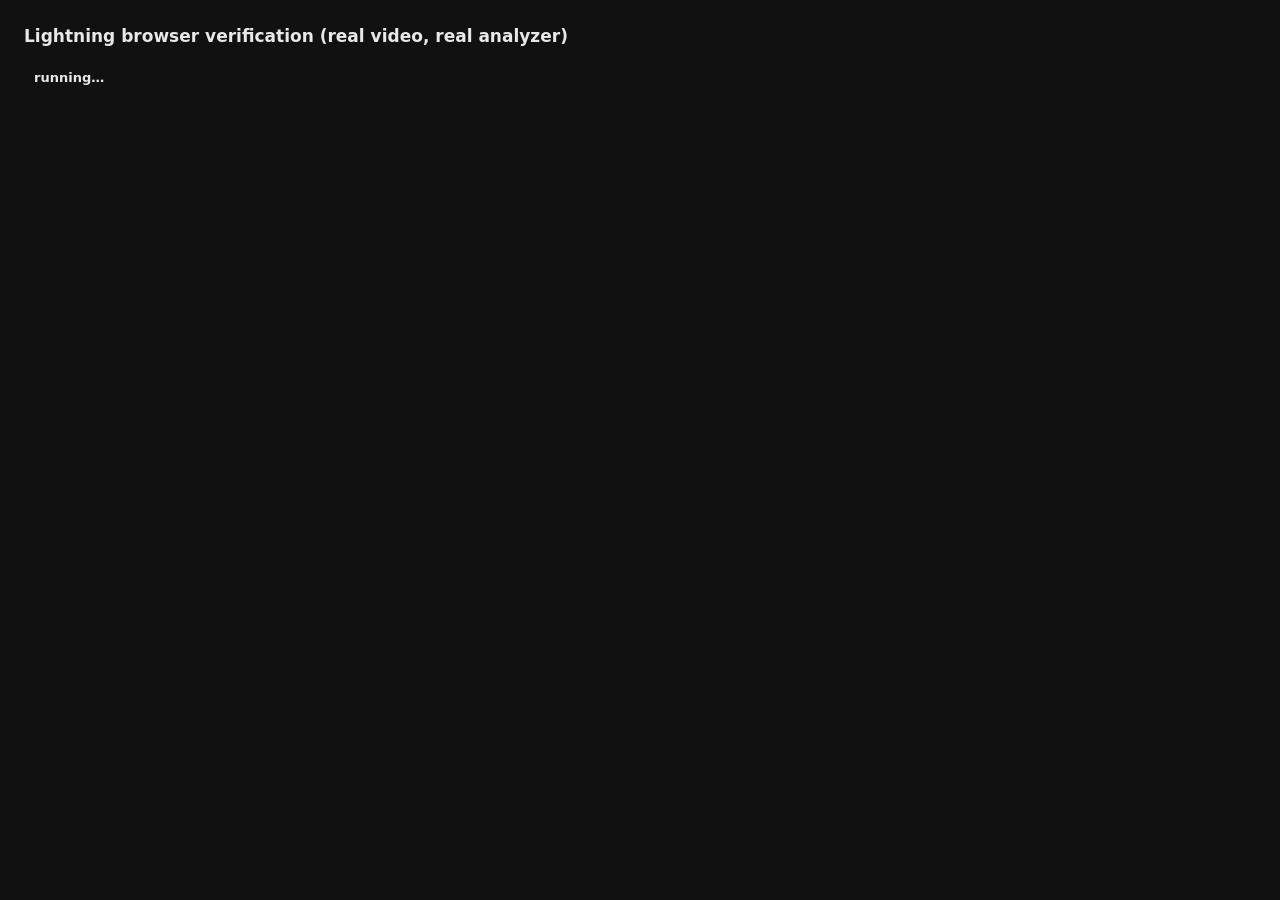
<file: tools/audit/lt_check.html>
<!doctype html>
<html lang="en">
<head>
<meta charset="utf-8">
<title>Lightning browser verification</title>
<style>
  body { font: 13px/1.45 system-ui, sans-serif; background:#111; color:#e8e8e8; margin:24px; }
  h1 { font-size:17px; margin:0 0 12px; }
  #verdict { font-weight:700; margin:12px 0; padding:8px 10px; border-radius:6px; }
  #verdict.ok { background:#143d1c; color:#8ef0a6; }
  #verdict.bad { background:#4a1414; color:#ff9b9b; }
  table { border-collapse:collapse; margin:10px 0; font-variant-numeric:tabular-nums; }
  th,td { border:1px solid #333; padding:3px 7px; text-align:right; }
  th { background:#1c1c1c; }
  td.ok { color:#8ef0a6; } td.bad { color:#ff9b9b; }
  ul { padding-left:20px; } li.ok { color:#8ef0a6; } li.bad { color:#ff9b9b; }
  video { position:fixed; right:0; bottom:0; width:2px; height:2px; opacity:.01; pointer-events:none; }
</style>
</head>
<body>
<h1>Lightning browser verification (real video, real analyzer)</h1>
<div id="verdict">running…</div>
<video id="video" src="../../media/lightning.mp4" muted playsinline preload="auto"></video>
<div id="out"></div>
<script type="module">
const video = document.getElementById('video');
const verdict = document.getElementById('verdict');
window.addEventListener('error', (e) => { verdict.className = 'bad'; verdict.textContent = 'script error: ' + (e.message ?? e); });
window.addEventListener('unhandledrejection', (e) => { verdict.className = 'bad'; verdict.textContent = 'rejection: ' + (e.reason?.stack || e.reason); });

const { analyze, resetAnalyzer } = await import('../../js/analyzer.js');
const cfg = await (await fetch('../../datasets/lightning.json')).json();

if (video.readyState < 2) {
  await new Promise((res, rej) => {
    video.addEventListener('loadeddata', res, { once: true });
    video.addEventListener('error', () => rej(new Error('video error ' + (video.error?.code ?? '?'))), { once: true });
    setTimeout(() => rej(new Error('timeout loading video')), 20000);
  });
}

async function seek(t) {
  const before = video.currentTime;
  const seeked = new Promise((res) => {
    video.addEventListener('seeked', res, { once: true });
    setTimeout(res, 3000);
  });
  video.currentTime = t;
  await seeked;
  return { before, after: video.currentTime };
}

const samples = [];
async function step(t) {
  const s = await seek(t);
  const t0 = performance.now();
  const f = analyze(video, cfg);
  const ms = performance.now() - t0;
  const strikes = f.grid.reduce((a, v) => a + (typeof v === 'number' ? v : 0), 0);
  samples.push({
    requested: t, currentTime: Number(s.after.toFixed(3)),
    newEvents: f.flashes.length, strikes, max: f.max,
    mean: f.mean === null ? null : Number(f.mean.toFixed(3)),
    nulls: f.grid.filter((v) => v === null).length,
    change: Number(f.change.toFixed(3)), space: f.flashSpace, rejected: f.flashRejected,
    globe: f.flashGlobe, ms: Number(ms.toFixed(1)),
    flashes: f.flashes,
  });
  return f;
}

// A. detection and dedup on consecutive frames
resetAnalyzer();
const f90 = await step(90);
const f90b = await step(90.034);
const f90c = await step(90.068);
// B. seek jump
const f180 = await step(180);
const f180b = await step(180.034);
// C. close-up phase (globe cropped)
resetAnalyzer();
const f30 = await step(30);
// D. clock phase
resetAnalyzer();
await step(45);
const f45b = await step(45.034);

const panel = cfg.masks[0];
const inPanel = (e) => e.x >= panel.x && e.x < panel.x + panel.w && e.y >= panel.y && e.y < panel.y + panel.h;
const key = (e) => `${e.nx.toFixed(3)},${e.ny.toFixed(3)}`;
const firstPositions = new Set(f90b.flashes.map(key));

const checks = [
  ['t=90 first frame: no events (baseline)', f90.flashes.length === 0],
  ['t=90: hundreds of strikes detected', samples[0].strikes > 200],
  ['t=90.034: new events appear', f90b.flashes.length > 0],
  ['t=90.068: no repeated positions', f90c.flashes.every((e) => !firstPositions.has(key(e)))],
  ['seek 90→180 suppresses events', f180.flashes.length === 0],
  ['seek reports change 0', f180.change === 0],
  ['tracking resumes at 180.034', f180b.flashes.length > 0],
  ['close-up reports screen-relative coords', f30.flashSpace === 'screen'],
  ['close-up globe flagged incomplete', !!f30.flashGlobe && f30.flashGlobe.complete === false],
  ['wide shot reports globe-relative coords', f90.flashSpace === 'globe' && f180.flashSpace === 'globe'],
  // The camera is locked from ~70 s: the disc is the same at 90 s and 180 s. The
  // earlier apparent zoom was the terminator changing the lit crescent, not the globe.
  [`globe is stable 90→180 (r ${samples[0].globe?.r} → ${samples[3].globe?.r})`,
    Math.abs(samples[3].globe.r - samples[0].globe.r) < 10],
  [`no blob rejected as off-disc at these frames (${samples.map((s) => s.rejected).join('/')})`,
    samples.every((s) => s.rejected === 0)],
  ['no event inside the clock/wheel panel', samples.every((s) => s.flashes.every((e) => !inPanel(e)))],
  ['panel masks exactly 20 cells', samples.every((s) => s.nulls === 20)],
  ['every event has the six documented fields',
    samples.every((s) => s.flashes.every((e) => Object.keys(e).length === 6))],
  ['nx/ny stay inside 0..1 (globe box or crop)',
    samples.every((s) => s.flashes.every((e) => e.nx >= 0 && e.nx <= 1 && e.ny >= 0 && e.ny <= 1))],
  ['globe disc matches the measured limb fit (c≈640,362 r≈315)',
    samples.filter((s) => s.space === 'globe').every((s) => s.globe
      && Math.abs(s.globe.cx - 640) <= 8 && Math.abs(s.globe.cy - 362) <= 8 && Math.abs(s.globe.r - 315) <= 10)],
  ['every event lies inside the globe silhouette',
    samples.every((s) => s.flashes.every((e) => !s.globe || !s.globe.complete
      || Math.hypot(e.x - s.globe.cx, e.y - s.globe.cy) <= s.globe.r * 1.031))],
  // Budget: the player analyses at ~4 Hz, so a frame must fit in a 250 ms slot.
  ['analyze() fits a 4 Hz slot (<150 ms incl. canvas readback)', samples.every((s) => s.ms < 150)],
];

const failed = checks.filter((c) => !c[1]);
verdict.className = failed.length ? 'bad' : 'ok';
verdict.textContent = failed.length
  ? `${failed.length} of ${checks.length} checks FAILED`
  : `all ${checks.length} browser checks passed`;

const fmt = (v) => (v === null || v === undefined ? '—' : v);
document.getElementById('out').innerHTML = `
  <table>
    <tr><th>requested t</th><th>video.currentTime</th><th>space</th><th>globe r</th><th>strikes</th>
        <th>max cell</th><th>mean</th><th>null cells</th><th>new events</th><th>rejected</th><th>change</th><th>analyze ms</th></tr>
    ${samples.map((s) => `<tr>
      <td>${s.requested.toFixed(3)}</td><td>${s.currentTime.toFixed(3)}</td><td>${s.space}</td>
      <td>${s.globe ? s.globe.r : '—'}</td><td>${s.strikes}</td><td>${s.max}</td><td>${fmt(s.mean)}</td>
      <td>${s.nulls}</td><td>${s.newEvents}</td><td>${s.rejected}</td><td>${s.change}</td><td>${s.ms}</td></tr>`).join('')}
  </table>
  <ul>${checks.map(([n, ok]) => `<li class="${ok ? 'ok' : 'bad'}">${ok ? 'PASS' : 'FAIL'} — ${n}</li>`).join('')}</ul>
  <p>video: ${video.videoWidth}×${video.videoHeight}, ${video.duration.toFixed(2)} s, visibilityState ${document.visibilityState}</p>
  <p>sample events (t=90.034): ${JSON.stringify(f90b.flashes.slice(0, 4))}</p>
`;

window.__result = {
  checks, samples: samples.map(({ flashes, ...rest }) => rest),
  events: f90b.flashes.slice(0, 8),
  video: { w: video.videoWidth, h: video.videoHeight, duration: video.duration, visibility: document.visibilityState },
};
</script>
</body>
</html>
</file>
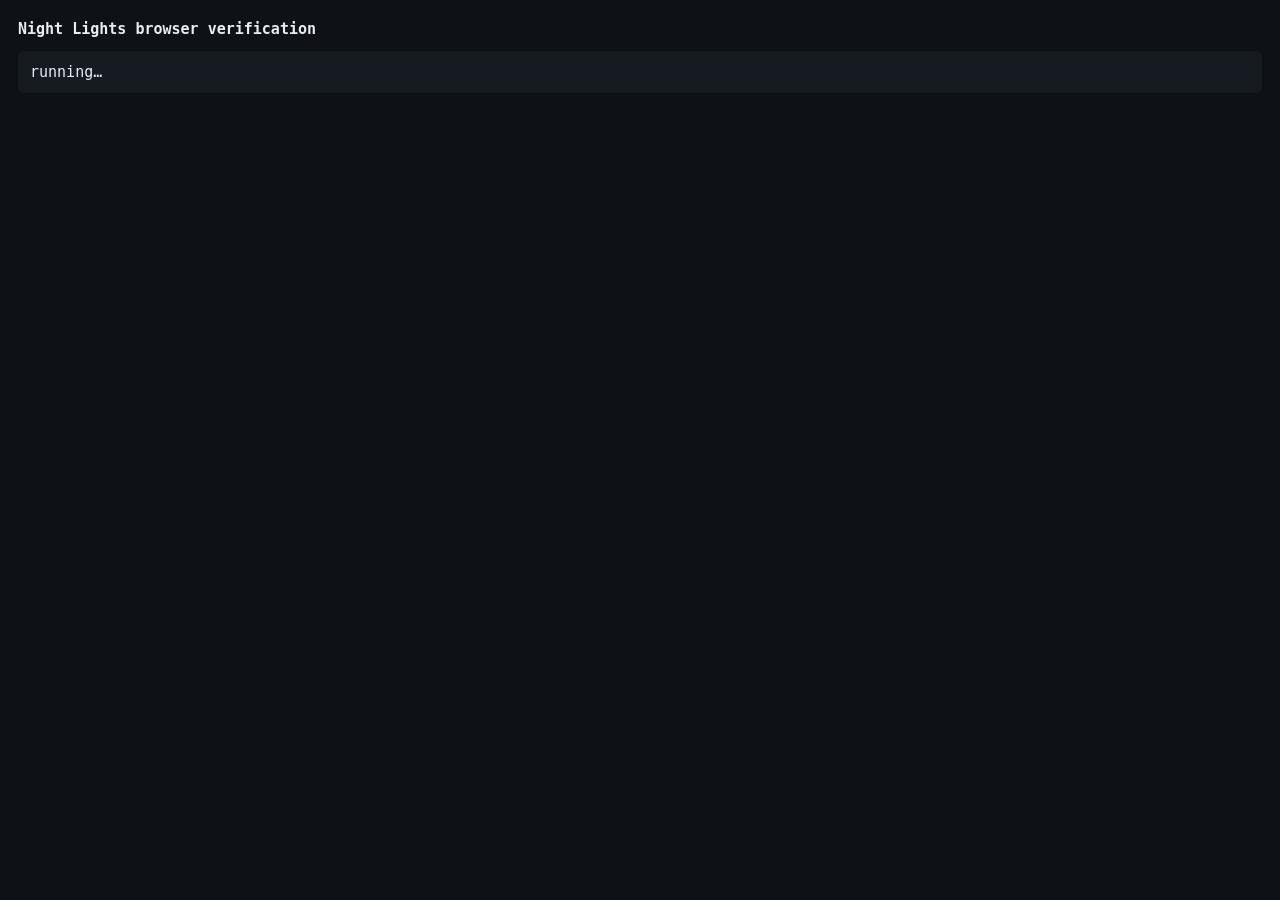
<file: tools/audit/proxy_check.html>
<!doctype html>
<!-- Audit-only check page: proves which frame each Night Lights sample analysed. -->
<meta charset="utf-8" />
<title>Night Lights browser verification</title>
<style>
  body { background:#0e1116; color:#e6edf3; font:13px/1.5 ui-monospace, SFMono-Regular, Consolas, monospace; margin:18px; }
  table { border-collapse:collapse; margin:10px 0 18px; }
  th, td { border:1px solid #30363d; padding:4px 9px; text-align:right; }
  th { background:#161b22; color:#9da7b3; font-weight:600; }
  td:first-child, th:first-child { text-align:left; }
  .ok { color:#3fb950; } .bad { color:#f85149; }
  h1 { font-size:15px; } h2 { font-size:13px; color:#9da7b3; margin-top:22px; }
  #verdict { font-size:15px; padding:10px 12px; border-radius:6px; background:#161b22; }
</style>
<h1>Night Lights browser verification</h1>
<div id="verdict">running…</div>
<div id="app"></div>
<!-- kept just-visible: a display:none video never delivers requestVideoFrameCallback -->
<video id="video" src="../../media/nightlights_web.mp4" muted playsinline preload="auto"
       style="position:fixed;right:0;bottom:0;width:2px;height:2px;opacity:0.01;pointer-events:none"></video>

<script type="module">
import { analyze, resetAnalyzer } from '../../js/analyzer.js';

const video = document.getElementById('video');
const cfg = await (await fetch('../../datasets/nightlights.json')).json();
const W = 1920;
const out = document.getElementById('app');

const rows = [];
const notes = {};
const progress = [];
window.__progress = progress;
window.addEventListener('error', (e) => {
  const v = document.getElementById('verdict');
  v.className = 'bad';
  v.textContent = 'script error: ' + (e.message ?? e);
});
window.addEventListener('unhandledrejection', (e) => {
  const v = document.getElementById('verdict');
  v.className = 'bad';
  v.textContent = 'rejection: ' + (e.reason?.stack || e.reason);
});

// ---- frame identity: per-pixel hash + mean of the analysed crop ----
const probe = document.createElement('canvas');
const pctx = probe.getContext('2d', { willReadFrequently: true });
function readCrop() {
  const c = cfg.crop;
  if (probe.width !== c.w || probe.height !== c.h) { probe.width = c.w; probe.height = c.h; }
  pctx.drawImage(video, c.x, c.y, c.w, c.h, 0, 0, c.w, c.h);
  return pctx.getImageData(0, 0, c.w, c.h).data;
}
function signature(d) {
  let h1 = 5381, h2 = 52711, sum = 0, n = 0;
  for (let i = 0; i < d.length; i += 4) {
    const l = (0.2126 * d[i] + 0.7152 * d[i + 1] + 0.0722 * d[i + 2]) | 0;
    h1 = ((h1 * 33) ^ l) >>> 0;
    h2 = ((h2 * 31) + l) >>> 0;
    sum += l; n++;
  }
  return { hash: h1.toString(16) + '-' + h2.toString(16), mean: sum / n };
}

// Independently measured with ffmpeg on the same file (mean luminance of the crop).
const FFMPEG_CROP_MEAN = {
  '5': 8.394, '15': 8.452, '30': 13.722, '40': 12.704, '9.4': 8.275,
  '9.433': 8.211, '21.233': 8.088, '21.267': 8.146, '36.567': 12.358, '36.6': 12.358,
};

// ---- seek and wait until the decoder has actually PRESENTED that frame ----
// Registered BEFORE the seek: a paused video presents exactly one frame when it
// finishes seeking, so a callback registered afterwards would miss it.
function presentedFrameWatcher(t) {
  let settle = () => {};
  const p = new Promise((resolve) => { settle = resolve; });
  let id = 0, settled = false;
  const finish = (meta) => {
    if (settled) return;
    settled = true;
    clearTimeout(timer);
    if (id && video.cancelVideoFrameCallback) video.cancelVideoFrameCallback(id);
    settle(meta ?? null);
  };
  const check = (_now, meta) => {
    if (meta && Math.abs(meta.mediaTime - t) < 0.05) finish(meta);
    else if (video.requestVideoFrameCallback) id = video.requestVideoFrameCallback(check);
  };
  const timer = setTimeout(() => finish(null), 900);
  if (video.requestVideoFrameCallback) id = video.requestVideoFrameCallback(check);
  else finish(null);
  return { promise: p, cancel: () => finish(null) };
}

function rvfcAvailable() {
  return typeof video.requestVideoFrameCallback === 'function';
}

async function seekAndPresent(t) {
  const before = video.currentTime;
  const watcher = document.hidden ? null : presentedFrameWatcher(t);
  const seeked = new Promise((res) => {
    video.addEventListener('seeked', res, { once: true });
    setTimeout(res, 3000); // guard: never hang on a seek event
  });
  video.currentTime = t;
  await seeked;
  const meta = watcher ? await watcher.promise : null;
  return { before, after: video.currentTime, meta };
}

// 8×8 block means of the analysed crop: a structural fingerprint that survives
// the browser's YUV→sRGB conversion differences.
function grid8x8(d, w, h) {
  const out = [];
  for (let by = 0; by < 8; by++) {
    for (let bx = 0; bx < 8; bx++) {
      let sum = 0, n = 0;
      const x0 = Math.floor(bx * w / 8), x1 = Math.floor((bx + 1) * w / 8);
      const y0 = Math.floor(by * h / 8), y1 = Math.floor((by + 1) * h / 8);
      for (let y = y0; y < y1; y += 2) {
        for (let x = x0; x < x1; x += 2) {
          const i = (y * w + x) * 4;
          sum += 0.2126 * d[i] + 0.7152 * d[i + 1] + 0.0722 * d[i + 2];
          n++;
        }
      }
      out.push(Number((sum / n).toFixed(2)));
    }
  }
  return out;
}

if (video.readyState < 2) {
  await new Promise((res, rej) => {
    video.addEventListener('loadeddata', res, { once: true });
    video.addEventListener('error', () => rej(new Error('video error ' + (video.error?.code ?? '?'))), { once: true });
    setTimeout(() => rej(new Error('timeout loading video')), 20000);
  });
}

notes.canPlay_avc1 = document.createElement('video').canPlayType('video/mp4; codecs="avc1.42E01E"');
notes.canPlay_hevc = document.createElement('video').canPlayType('video/mp4; codecs="hvc1.1.6.L120.90"');
notes.video = `${video.videoWidth}x${video.videoHeight}, ${video.duration.toFixed(3)}s, readyState ${video.readyState}`;

for (const t of [5, 15, 30, 40, 9.4, 9.433, 21.233, 21.267, 36.567, 36.6]) {
  const { before, after, meta } = await seekAndPresent(t);
  const cropData = readCrop();
  const sig = signature(cropData);
  const grid = grid8x8(cropData, cfg.crop.w, cfg.crop.h);
  const t0 = performance.now();
  const f = analyze(video, cfg);
  const ms = performance.now() - t0;
  const ref = FFMPEG_CROP_MEAN[String(t)];
  progress.push(t);
  rows.push({
    requested: t,
    timeBefore: Number(before.toFixed(3)),
    currentTime: Number(after.toFixed(3)),
    presented: meta ? Number(meta.mediaTime.toFixed(3)) : null,
    hash: sig.hash,
    cropMean: Number(sig.mean.toFixed(2)),
    refMean: ref,
    meanDelta: Number(Math.abs(sig.mean - ref).toFixed(2)),
    grid8: grid,
    phase: f.phase ?? '(silent)',
    mean: f.mean === null ? null : Number(f.mean.toFixed(2)),
    max: f.max === null ? null : Number(f.max.toFixed(2)),
    nulls: f.grid.filter((v) => v === null).length,
    lit: f.grid.filter((v) => typeof v === 'number' && v > 0).length,
    ms: Number(ms.toFixed(1)),
  });
}

// ---- duplicate-map measurement in the browser ----
{
  await seekAndPresent(5);
  if (probe.width !== W || probe.height !== 540) { probe.width = W; probe.height = 540; }
  pctx.drawImage(video, 0, 0, W, 540, 0, 0, W, 540);
  const d = pctx.getImageData(0, 0, W, 540).data;
  const gray = (x, y) => { const i = (y * W + x) * 4; return 0.2126 * d[i] + 0.7152 * d[i + 1] + 0.0722 * d[i + 2]; };
  let best = { mae: Infinity, shift: 0 };
  for (let s = 950; s <= 972; s++) {
    let sum = 0, n = 0;
    for (let y = 24; y < 540; y += 6) for (let x = 0; x < W - s; x += 6) { sum += Math.abs(gray(x, y) - gray(x + s, y)); n++; }
    const mae = sum / n;
    if (mae < best.mae) best = { mae, shift: s };
  }
  notes.duplicatePeriod = best.shift;
  notes.duplicateMAE = Number(best.mae.toFixed(2));
  notes.cropCoversOneCopy = cfg.crop.w <= best.shift;
}

// ---- performance on the real crop ----
{
  await seekAndPresent(22);
  resetAnalyzer();
  const t0 = performance.now();
  for (let i = 0; i < 60; i++) analyze(video, cfg);
  notes.analyzeMs = Number(((performance.now() - t0) / 60).toFixed(1));
  notes.rvfcAvailable = rvfcAvailable();
  notes.samplesWithPresentedFrame = rows.filter((r) => r.presented !== null).length;
  notes.visibility = document.visibilityState;
}

// ---- explicit verdicts ----
const byT = (t) => rows.find((r) => r.requested === t);
const checks = [
  ['t=5 annual', byT(5).phase === 'annual' && byT(5).mean > 0],
  ['t=15 silent', byT(15).mean === null && byT(15).phase === '(silent)' && byT(15).nulls === 512],
  ['t=30 annual', byT(30).phase === 'annual' && byT(30).mean > 0],
  ['t=40 silent', byT(40).mean === null && byT(40).nulls === 512],
  ['t=9.400 annual', byT(9.4).phase === 'annual'],
  ['t=9.433 silent', byT(9.433).mean === null],
  ['t=21.233 silent', byT(21.233).mean === null],
  ['t=21.267 annual', byT(21.267).phase === 'annual'],
  ['t=36.567 annual', byT(36.567).phase === 'annual'],
  ['t=36.600 silent', byT(36.6).mean === null],
  ['distinct frames t=5 vs t=30', byT(5).hash !== byT(30).hash],
  ['distinct frames t=5 vs t=15', byT(5).hash !== byT(15).hash],
  // 21.233 and 21.267 are one frame apart (34 ms): distinct hashes rule out a stale buffer.
  // (t=9.433 is deliberately NOT used: 9.433 s sits 0.3 ms before frame 283 starts at 9.4333 s,
  //  so both requests legitimately resolve to frame 282.)
  ['distinct frames one frame apart (21.233 vs 21.267)', byT(21.233).hash !== byT(21.267).hash],
  ['distinct readings t=5 vs t=30', byT(5).mean !== byT(30).mean],
  ['currentTime matches request', rows.every((r) => Math.abs(r.currentTime - r.requested) < 0.05)],
  ['crop mean within 1.2 of ffmpeg', rows.every((r) => r.meanDelta <= 1.2)],
  ['presented frame matches request (when available)', rows.every((r) => r.presented === null || Math.abs(r.presented - r.requested) < 0.05)],
  ['one world copy analysed', notes.cropCoversOneCopy],
];

const fmt = (v) => (v === null ? 'null' : String(v));
document.getElementById('app').innerHTML = `
  <h2>Samples (each seek is confirmed by requestVideoFrameCallback)</h2>
  <table>
    <tr><th>requested t</th><th>currentTime before</th><th>currentTime after</th><th>presented mediaTime</th>
        <th>frame hash</th><th>crop mean</th><th>ffmpeg mean</th><th>&Delta;</th><th>phase</th><th>mean</th><th>max</th><th>null cells</th><th>lit cells</th><th>analyze ms</th></tr>
    ${rows.map((r) => `<tr>
      <td>${r.requested.toFixed(3)}</td><td>${r.timeBefore.toFixed(3)}</td><td>${r.currentTime.toFixed(3)}</td>
      <td>${r.presented === null ? '<span class=bad>n/a</span>' : r.presented.toFixed(3)}</td><td>${r.hash}</td>
      <td>${r.cropMean.toFixed(2)}</td><td>${r.refMean.toFixed(2)}</td>
      <td class="${r.meanDelta <= 0.5 ? 'ok' : 'bad'}">${r.meanDelta.toFixed(2)}</td>
      <td>${r.phase}</td><td>${fmt(r.mean)}</td><td>${fmt(r.max)}</td><td>${r.nulls}</td><td>${r.lit}</td><td>${r.ms}</td>
    </tr>`).join('')}
  </table>
  <h2>Environment</h2>
  <table>
    <tr><th>media</th><td>${notes.video}</td></tr>
    <tr><th>canPlay avc1</th><td>${notes.canPlay_avc1 || '(no)'}</td></tr>
    <tr><th>canPlay hevc</th><td>${notes.canPlay_hevc || '(no)'}</td></tr>
    <tr><th>duplicate map period</th><td>${notes.duplicatePeriod} px (MAE ${notes.duplicateMAE} grey levels)</td></tr>
    <tr><th>crop is one copy</th><td>${notes.cropCoversOneCopy}</td></tr>
    <tr><th>analyze() per frame</th><td>${notes.analyzeMs} ms</td></tr>
    <tr><th>samples with rVFC mediaTime</th><td>${notes.samplesWithPresentedFrame} / ${rows.length}</td></tr>
    <tr><th>document.visibilityState</th><td>${notes.visibility}</td></tr>
  </table>
  <h2>Checks</h2>
  <table>${checks.map(([n, ok]) => `<tr><td>${n}</td><td class="${ok ? 'ok' : 'bad'}">${ok ? 'PASS' : 'FAIL'}</td></tr>`).join('')}</table>
`;

const failedChecks = checks.filter(([, ok]) => !ok);
const verdict = document.getElementById('verdict');
verdict.className = failedChecks.length ? 'bad' : 'ok';
verdict.textContent = failedChecks.length
  ? `${failedChecks.length} check(s) FAILED: ${failedChecks.map(([n]) => n).join('; ')}`
  : `all ${checks.length} browser checks passed`;

window.__result = { rows, notes, checks };
</script>
</file>
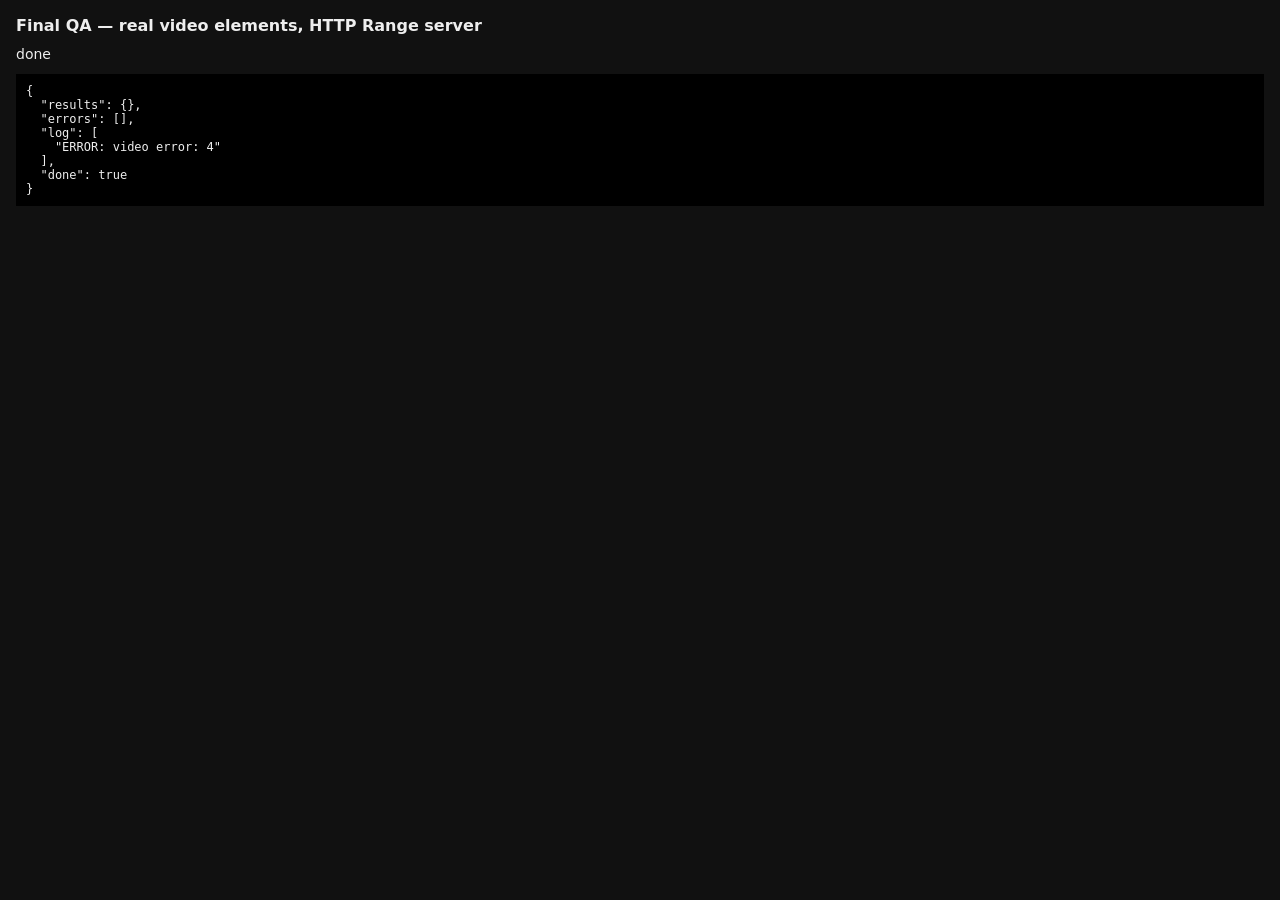
<file: tools/audit/qa_final.html>
<!DOCTYPE html>
<meta charset="utf-8" />
<title>Terratone — final Data & Vision QA</title>
<style>
  body { font: 14px system-ui, sans-serif; margin: 16px; background: #111; color: #eee; }
  h1 { font-size: 16px; }
  pre { background: #000; padding: 10px; max-height: 70vh; overflow: auto; font-size: 12px; }
  .ok { color: #6f6; } .bad { color: #f66; }
</style>
<h1>Final QA — real video elements, HTTP Range server</h1>
<div id="progress">starting…</div>
<pre id="out">waiting</pre>
<script type="module">
import { analyze, resetAnalyzer } from '../../js/analyzer.js';

const errors = [];
window.addEventListener('error', (e) => errors.push(String(e.message)));
window.addEventListener('unhandledrejection', (e) => errors.push('rejection: ' + String(e.reason)));

const files = await (await fetch('../../datasets/index.json')).json();
const cfgs = [];
for (const f of files) cfgs.push(await (await fetch('../../datasets/' + f)).json());

const video = document.createElement('video');
video.muted = true;
video.playsInline = true;
video.preload = 'auto';
document.body.append(video);
video.style.width = '320px';

const log = [];
const results = {};
const $out = document.getElementById('out');
const $prog = document.getElementById('progress');
function note(s) { $prog.textContent = s; }

function loadVideo(src) {
  return new Promise((resolve, reject) => {
    video.onloadeddata = () => resolve();
    video.onerror = () => reject(new Error('video error: ' + (video.error?.code ?? '?')));
    video.src = src;
    video.load();
  });
}

function seekTo(t) {
  return new Promise((resolve, reject) => {
    const onSeeked = () => { video.removeEventListener('seeked', onSeeked); resolve(); };
    video.addEventListener('seeked', onSeeked);
    video.currentTime = t;
    setTimeout(() => reject(new Error('seek timeout at ' + t)), 15000);
  });
}

function summary(features) {
  const grid = features.grid ?? [];
  const vals = grid.filter((v) => v !== null && v !== undefined);
  const num = (v) => (typeof v === 'number' && Number.isFinite(v) ? Math.round(v * 1000) / 1000 : v);
  return {
    mean: num(features.mean),
    max: num(features.max),
    change: num(features.change),
    cells: grid.length,
    validCells: vals.length,
    nullCells: grid.length - vals.length,
    min: vals.length ? num(Math.min(...vals)) : null,
    maxCell: vals.length ? num(Math.max(...vals)) : null,
    flashes: features.flashes?.length ?? 0,
    flashSample: features.flashes?.slice(0, 2) ?? [],
    flashSpace: features.flashSpace,
    flashGlobe: features.flashGlobe,
    flashRejected: features.flashRejected,
    layers: features.layers && Object.keys(features.layers).length
      ? Object.fromEntries(Object.entries(features.layers).map(([k, v]) => [k, Math.round(v * 1000) / 1000])) : features.layers,
    aerosolPixels: features.aerosolPixels,
    aerosolAmbiguous: features.aerosolAmbiguous,
    aerosolMasked: features.aerosolMasked,
    phase: features.phase,
    columns: (features.columns ?? []).length,
    columnNulls: (features.columns ?? []).filter((v) => v === null).length,
  };
}

async function probe(cfg, times) {
  const out = [];
  resetAnalyzer();
  for (const t of times) {
    await seekTo(t);
    const t0 = performance.now();
    const features = analyze(video, cfg);
    const ms = performance.now() - t0;
    out.push({
      requested: t,
      currentTime: Math.round(video.currentTime * 1000) / 1000,
      readyState: video.readyState,
      seekable: video.seekable.length ? `${video.seekable.start(0)}-${video.seekable.end(0)}` : 'none',
      ms: Math.round(ms * 10) / 10,
      ...summary(features),
    });
  }
  return out;
}

try {
  for (const cfg of cfgs) {
    note('loading ' + cfg.id + ' …');
    await loadVideo('../../' + cfg.video);
    const dur = video.duration;
    const entry = { video: cfg.video, duration: Math.round(dur * 100) / 100, size: `${video.videoWidth}×${video.videoHeight}` };

    if (cfg.id === 'sst') {
      entry.probes = await probe(cfg, [2, 10, 25]);
      // play / pause
      const t0 = video.currentTime;
      await video.play();
      await new Promise((r) => setTimeout(r, 1200));
      const moved = video.currentTime > t0 + 0.3;
      video.pause();
      entry.playback = { advanced: moved, from: Math.round(t0 * 100) / 100, to: Math.round(video.currentTime * 100) / 100 };
      // seek resets change to 0
      resetAnalyzer();
      await seekTo(4);
      entry.changeAfterSeek = analyze(video, cfg).change;
    }

    if (cfg.id === 'nightlights') {
      entry.probes = await probe(cfg, [3, 12, 25]);
      entry.segments = cfg.segments;
    }

    if (cfg.id === 'lightning') {
      entry.probes = await probe(cfg, [90, 90.25, 90.5, 120]);
      // Continuous playback: persistent strikes must NOT be reported again on the
      // next frame. Play a short 4 Hz sequence and measure position overlap.
      resetAnalyzer();
      await seekTo(150);
      analyze(video, cfg);
      const seq = [];
      for (let i = 1; i <= 6; i++) {
        await seekTo(150 + i * 0.25);
        const f = analyze(video, cfg);
        seq.push({ t: Math.round(video.currentTime * 100) / 100, flashes: f.flashes.length, cells: f.flashes.map((e) => e.cell) });
      }
      const overlaps = seq.slice(1).map((s2, i) => {
        const prevCells = new Set(seq[i].cells);
        const shared = s2.cells.filter((c) => prevCells.has(c)).length;
        return { t: s2.t, flashes: s2.flashes, repeatedCells: shared };
      });
      entry.retrigger = { sequence: seq.map((s2) => s2.flashes), overlap: overlaps };
      // A seek across a cut must clear temporal tracking.
      await seekTo(30);
      const c = analyze(video, cfg);
      entry.afterSeekFlashes = c.flashes.length;
      entry.afterSeekChange = c.change;
    }

    if (cfg.id === 'aerosols') {
      entry.probes = await probe(cfg, [0, 20, 36.633]);
    }

    results[cfg.id] = entry;
    log.push('done ' + cfg.id);
  }
} catch (err) {
  log.push('ERROR: ' + err.message);
}

window.__qa = { results, errors, log, done: true };
$out.textContent = JSON.stringify(window.__qa, null, 2);
note('done');
</script>
</file>
<file: css/style.css>
:root {
  color-scheme: dark;
  --background: #090e18;
  --panel: #101827;
  --border: #263348;
  --text: #eff4fb;
  --muted: #a9b8ce;
  --accent: #69e5d4;
  --mono: "IBM Plex Mono", "Consolas", monospace;
}
* { box-sizing: border-box; }
[hidden] { display: none !important; }
body { margin: 0; background: radial-gradient(ellipse at 60% 0, #142339, transparent 650px), var(--background); color: var(--text); font: 16px/1.5 Inter, "Segoe UI", sans-serif; }
h1, h2, h3, h4, p { margin: 0; }
a { color: var(--accent); text-underline-offset: .2em; }
button { min-height: 44px; border: 1px solid var(--border); border-radius: 7px; padding: .5rem .85rem; background: #162236; color: var(--text); font: inherit; cursor: pointer; }
button:hover { background: #21314a; }
:focus-visible { outline: 3px solid #ffe396; outline-offset: 3px; }
.sr-only, .skip:not(:focus) { position: absolute; width: 1px; height: 1px; overflow: hidden; clip-path: inset(50%); white-space: nowrap; }
.skip:focus { position: absolute; z-index: 2; top: .5rem; left: .5rem; padding: .75rem; background: var(--panel); }
.shell { width: min(1536px, 100% - 3rem); margin-inline: auto; }
.header, .footer { display: flex; justify-content: space-between; align-items: center; flex-wrap: wrap; gap: .75rem; padding-block: 1rem; }
.header { border-bottom: 1px solid var(--border); }
.header nav, .brand { display: flex; align-items: center; gap: .5rem; }
.brand { gap: .75rem; }
.brand-icon { display: grid; place-items: center; width: 38px; height: 38px; color: var(--accent); border: 1px solid var(--border); background: var(--panel); border-radius: 50%; }
.brand h1 { font-size: 1.15rem; letter-spacing: -.025em; }
.header button { background: transparent; border-color: transparent; }
.header button[aria-current] { background: var(--panel); border-color: var(--border); box-shadow: inset 0 -2px var(--accent); }
.intro { padding-block: clamp(1.7rem, 4vw, 3.6rem) 1.8rem; }
.eyebrow { color: var(--accent); font: 600 .73rem/1.5 var(--mono); letter-spacing: .09em; text-transform: uppercase; }
.intro h2 { font-size: clamp(2.2rem, 6vw, 4.2rem); line-height: 1.06; letter-spacing: -.07em; margin-block: .35rem .5rem; }
.intro > p:last-child, .footer { color: var(--muted); }
.layout { display: grid; grid-template-columns: minmax(185px, .95fr) minmax(0, 2.9fr) minmax(220px, 1.05fr); align-items: start; gap: 1rem; }
.panel { min-width: 0; background: var(--panel); border: 1px solid var(--border); border-radius: 12px; }
.library, .player, .info { padding: 1rem; }
.library h3 { font-size: .95rem; margin-bottom: .9rem; }
.datasets { display: grid; list-style: none; margin: 0; padding: 0; gap: .5rem; }
.datasets button { display: flex; gap: .6rem; width: 100%; text-align: left; padding: .7rem; background: #0c1422; }
.datasets button:hover { background: #18253a; }
.datasets button[aria-current="true"] { border-color: var(--track); box-shadow: inset 3px 0 var(--track); background: #18263a; }
.track-copy { display: grid; gap: .28rem; }
.track-copy strong { font-size: .9rem; line-height: 1.3; }
.track-copy small { color: var(--track); font: .7rem var(--mono); }
.track-copy > span { color: var(--muted); font-size: .75rem; line-height: 1.4; }
.track-dot { flex: none; width: .48rem; height: .48rem; margin-top: .32rem; border: 1px solid var(--track); border-radius: 50%; }
[aria-current="true"] .track-dot { background: var(--track); }
.player-heading { margin-bottom: .85rem; }
.player-heading h3 { margin-top: .2rem; font-size: clamp(1.3rem, 2.3vw, 2.05rem); line-height: 1.16; letter-spacing: -.04em; }
.stage { position: relative; display: grid; aspect-ratio: 16 / 9; overflow: hidden; border-radius: 8px; border: 1px solid var(--border); background: repeating-linear-gradient(90deg, transparent 0 9.8%, #26334855 10%), repeating-linear-gradient(0deg, #0b142326 0 9.8%, #26334855 10%), #080f1b; }
.stage > video, .stage > .media, .media img, .media video { position: absolute; inset: 0; width: 100%; height: 100%; }
.stage > video, .media img, .media video { object-fit: contain; background: #060911; }
.media-state { position: absolute; top: .65rem; left: .65rem; padding: .35rem .55rem; border: 1px solid #617187; border-radius: 5px; background: #09121ef2; font: .72rem var(--mono); }
.exploring { cursor: crosshair; }
.scan-line, .cursor { position: absolute; pointer-events: none; z-index: 1; }
.scan-line { inset-block: 0; left: 0; width: 2px; background: var(--accent); box-shadow: 0 0 14px 3px var(--accent); }
.cursor { width: max(18px, 3.125%); height: max(18px, 6.25%); transform: translate(-50%, -50%); border: 2px solid white; box-shadow: 0 0 0 2px #080f1b; }
.cursor.hotspot { border: 3px double #ffe396; background: #ffe39640; }
.instruction { padding-block: .7rem; color: var(--muted); font-size: .85rem; }
.controls { display: flex; align-items: center; flex-wrap: wrap; gap: .8rem 1rem; }
.transport, .volume { display: flex; align-items: center; gap: .65rem; flex-wrap: wrap; }
.transport { flex: 1 1 300px; }
.timeline { flex: 1 1 95px; display: grid; }
.controls label { color: var(--muted); font-size: .75rem; }
.controls input { width: 100%; min-height: 28px; margin: 0; accent-color: var(--accent); }
.volume label { display: flex; align-items: center; gap: .5rem; }
.volume input { width: 75px; }
.controls output { font: .72rem var(--mono); color: var(--muted); white-space: nowrap; }
.primary { background: var(--accent); color: #0a1320; border-color: var(--accent); font-weight: 700; }
.primary:hover { background: var(--text); }
.modes { display: flex; gap: .4rem; margin-top: .85rem; padding-top: .85rem; border-top: 1px solid var(--border); }
.modes button { flex: 1; }
.modes button[aria-pressed="true"] { border-color: var(--accent); box-shadow: inset 0 -2px var(--accent); color: var(--accent); }
.details { display: grid; gap: .65rem; }
.info h3 { margin-bottom: .35rem; font-size: .93rem; }
.info p, .info li, .info a { font-size: .85rem; }
.info p:not(.eyebrow), .info li { color: var(--muted); }
.info ul { display: grid; gap: .45rem; list-style: none; padding: 0; margin: .55rem 0 .8rem; }
.info li { padding-left: .65rem; border-left: 2px solid var(--accent); }
.info li strong { display: block; color: var(--text); }
.info a { display: inline-block; margin-top: .55rem; }
.info button { font-size: .8rem; }
#legend-preview { margin-top: .5rem; }
.readout { background: #131f30; }
.readout .eyebrow { font-size: .66rem; }
.measurement { display: block; margin-block: .23rem; font: 600 clamp(1.2rem, 2vw, 1.75rem) var(--mono); overflow-wrap: anywhere; }
.footer { border-top: 1px solid var(--border); margin-top: 2rem; font-size: .8rem; }
.symphony-heading { display: flex; align-items: center; justify-content: space-between; gap: .6rem; flex-wrap: wrap; margin-bottom: .8rem; }
.symphony-heading h3 { font-size: 1.5rem; }
.tiles { display: grid; grid-template-columns: repeat(2, minmax(0, 1fr)); gap: 1rem; }
.tile { padding: .7rem; border-bottom: 2px solid var(--track); }
.tile-copy { padding: .5rem .25rem .2rem; }
.tile-copy p { color: var(--track); font-size: .8rem; }
#symphony-controls { margin-top: 1rem; padding: 1rem; }
@media (max-width: 1000px) {
  .layout { grid-template-columns: minmax(0, 2fr) minmax(225px, 1fr); }
  .library { grid-column: 1 / -1; }
  .datasets { grid-template-columns: repeat(4, minmax(0, 1fr)); }
  .datasets button { height: 100%; }
}
@media (max-width: 720px) {
  .shell { width: calc(100% - 1.5rem); }
  .layout, .tiles { grid-template-columns: minmax(0, 1fr); }
  .datasets { grid-template-columns: repeat(2, minmax(0, 1fr)); }
  .stage:not(:has(> #overlay)) { min-height: 200px; }
  .details .readout { order: -1; }
}
@media (prefers-reduced-motion: reduce) {
  *, *::before, *::after { animation: none !important; transition: none !important; }
}

/* Landing and shared navigation */
.header { position: relative; z-index: 3; min-height: 76px; }
.header .brand { text-decoration: none; color: #fff; font: 800 .73rem/1.04 "Segoe UI", sans-serif; }
.header .brand-icon { width: 40px; height: 40px; object-fit: contain; background: transparent; border: 0; border-radius: 0; }
.header nav { gap: clamp(.35rem, 2.4vw, 2.1rem); }
.header nav a, .hero-features strong { color: #f0f2f5; text-decoration: none; text-transform: uppercase; font: 600 .71rem/1.35 var(--mono); letter-spacing: .19em; }
.header nav a:hover { color: var(--accent); }
.header nav a { display: grid; justify-items: center; gap: .4rem; padding: .55rem .25rem; }
.header nav a::after { content: ""; width: 4px; height: 4px; border-radius: 50%; background: currentColor; }
.header nav a[aria-current]::after { outline: 1px solid currentColor; outline-offset: 3px; }
#menu-toggle { background: transparent; border: 0; font-size: 1.2rem; }
.home-active { background: #030405; }
.home-active .header {
  position: absolute;
  inset: 0 0 auto;
  background: transparent;
  border: 0;
  text-shadow: 0 1px 5px #000, 0 2px 12px #000;
}
.home-active .landing { min-height: max(610px, 100svh); }
.home-active .hero-copy { padding-top: calc(clamp(6.5rem, 18vh, 13rem) + 38px); }
.home-active #main { width: 100%; }
.home-active .footer { display: none; }
.landing { --orbit-accent: #b9e0dc; position: relative; display: grid; isolation: isolate; overflow: hidden; min-height: max(600px, calc(100svh - 76px)); align-content: start; }
.starfield, #orbit-scene { position: absolute; inset: 0; pointer-events: none; }
.starfield { z-index: -4; opacity: .5; background-image: radial-gradient(circle at 32% 23%, #b7cbd9 0 1px, transparent 1.5px), radial-gradient(circle at 66% 70%, #788b9f 0 .7px, transparent 1.4px), radial-gradient(circle at 82% 39%, #fff 0 .7px, transparent 1.2px); background-size: 197px 229px, 273px 173px, 387px 337px; mask-image: linear-gradient(transparent, #000 25%, #000); }
#orbit-scene { z-index: -2; }
#orbit-scene canvas { display: block; width: 100%; height: 100%; }
.landing::after { content: ""; position: absolute; z-index: -1; inset: 0; background: linear-gradient(transparent 44%, #03040542 66%, #05080c 100%); pointer-events: none; }
.planet { position: absolute; z-index: -3; border-radius: 50%; aspect-ratio: 1; pointer-events: none; background: radial-gradient(ellipse at 46% 17%, transparent 10%, #05090d48 45%, #020305 85%), url("../media/earth.jpg") 48% 38% / 165% 100%; box-shadow: inset 0 2px 12px #c1dfef88, 0 0 42px #779baa36; }
.landing:has(#orbit-scene.rendering) .planet { visibility: hidden; }
.planet-main { width: min(calc(74vw + 56px), 1240px); left: 50%; top: 42%; transform: translateX(-50%); }
.planet-left, .planet-right { width: min(32vw, 468px); top: 37%; transform: translateY(-50%); }
.planet-left { right: 84%; filter: sepia(.72); }
.planet-right { left: 84%; filter: saturate(1.45) hue-rotate(9deg); }
.hero-copy { text-align: center; padding: clamp(6.5rem, 18vh, 13rem) 1rem 8rem; }
.hero-kicker, #hero-subtitle { color: #fbfcff; text-transform: uppercase; letter-spacing: .23em; font: 600 clamp(.68rem, 1.6vw, .95rem)/1.4 var(--mono); }
.hero-kicker { display: flex; align-items: center; justify-content: center; gap: .85rem; }
.hero-kicker::before, .hero-kicker::after { content: ""; width: clamp(15px, 4vw, 68px); height: 1px; background: currentColor; }
.hero-heading { display: flex; justify-content: center; align-items: center; gap: clamp(.45rem, 2.7vw, 2.5rem); margin: .25rem 0; }
.hero-title {
  min-width: 0;
  color: #f7faff;
  font: 700 clamp(2rem, 7.7vw, 9rem)/.97 Orbitron, system-ui, sans-serif;
  letter-spacing: .06em;
  text-wrap: balance;
  text-shadow: 0 4px 30px #080b17aa;
}
.orbit-arrow { flex: none; display: grid; place-items: center; width: clamp(36px, 4vw, 46px); min-height: 44px; padding: 0; border-radius: 50%; font-size: 1.4rem; border-color: #ffffff80; background: #10151ac0; }
#hero-subtitle { margin-top: .7rem; text-shadow: 0 2px 15px #000, 0 2px 4px #000; }
.hero-action { display: inline-flex; min-height: 48px; align-items: center; gap: .65rem; margin-top: clamp(2.5rem, 8vh, 5.8rem); padding: .65rem 1.4rem; border-radius: 40px; border: 1px solid var(--orbit-accent); background: #080c13d9; color: var(--orbit-accent); text-decoration: none; text-transform: uppercase; font: 600 .75rem var(--mono); letter-spacing: .13em; transition: background .2s, color .2s; }
.hero-action:hover { background: var(--orbit-accent); color: #080c13; }
.hero-features { display: grid; grid-template-columns: repeat(4, minmax(0, 1fr)); gap: 1.3rem; width: min(1100px, 100% - 3rem); margin: auto auto 4rem; align-self: end; }
.hero-features a { display: grid; gap: .45rem; padding: .65rem 0; text-decoration: none; color: #d7e0e7; font-size: .86rem; border-top: 1px solid #aabac263; }
.hero-features a:hover strong { color: var(--orbit-accent); }
@media (min-width: 761px) {
  #menu-toggle { visibility: hidden; }
  .landing { grid-template-rows: 1fr auto; }
}
@media (max-width: 760px) {
  .header nav { display: none; }
  #site-navigation:has(+ #menu-toggle[aria-expanded="true"]) { display: grid; position: absolute; top: 100%; right: 0; padding: .75rem 1rem; background: transparent; }
  .landing { grid-template-rows: 1fr auto; min-height: max(610px, calc(100svh - 76px)); }
  .hero-copy { padding-bottom: 4rem; }
  .hero-features { grid-template-columns: repeat(2, minmax(0, 1fr)); gap: .55rem 1rem; }
  .hero-heading { gap: .5rem; }
}

/* Dataset cards below the home hero */
.showcase {
  padding: clamp(4rem, 9vw, 8rem) 1.25rem clamp(4rem, 8vw, 7rem);
  text-align: center;
  background: radial-gradient(ellipse at 50% 62%, #162538, transparent 69%), #05080c;
}
.showcase-cards {
  --card-size: clamp(130px, 21vw, 255px);
  display: flex;
  justify-content: center;
  align-items: end;
  list-style: none;
  padding: 1.5rem 0 2rem;
  margin: 0 auto 1rem;
}
.showcase-cards li { width: var(--card-size); flex: none; position: relative; }
.showcase-cards li + li { margin-left: calc(var(--card-size) * -.15); }
.showcase-cards li:nth-child(1) { --tilt: -15deg; --drop: 22px; }
.showcase-cards li:nth-child(2) { --tilt: -6deg; --drop: 0px; z-index: 1; }
.showcase-cards li:nth-child(3) { --tilt: 6deg; --drop: 0px; z-index: 1; }
.showcase-cards li:nth-child(4) { --tilt: 15deg; --drop: 22px; }
.showcase-cards a {
  position: relative;
  display: grid;
  align-items: end;
  aspect-ratio: 1;
  overflow: hidden;
  border-radius: clamp(12px, 2vw, 23px);
  border: 1px solid var(--card-accent);
  background: #122235;
  color: white;
  text-decoration: none;
  text-align: left;
  transform: translateY(var(--drop, 0px)) rotate(var(--tilt, 0deg));
  transition: transform .32s ease, box-shadow .32s ease;
  box-shadow: 0 12px 32px #0009;
}
.showcase-cards img { position: absolute; inset: 0; width: 100%; height: 100%; object-fit: cover; }
.showcase-cards strong {
  z-index: 1;
  padding: 2.25rem .85rem .85rem;
  background: linear-gradient(transparent, #060910 82%);
  font-size: clamp(.78rem, 1.4vw, 1rem);
  line-height: 1.2;
}
.showcase-cards li:is(:hover, :focus-within) { z-index: 2; }
.showcase-cards a:is(:hover, :focus-visible) { transform: translateY(-10px); box-shadow: 0 12px 34px #000c; }
.showcase h2 { font-size: clamp(2rem, 5vw, 3.6rem); letter-spacing: -.055em; line-height: 1.1; }
.showcase-action {
  display: inline-flex;
  align-items: center;
  gap: .8rem;
  margin-top: 1.5rem;
  padding: .4rem .45rem .4rem 1rem;
  border-radius: 99px;
  background: #f4f8fa;
  color: #0b1018;
  text-decoration: none;
  font-weight: 700;
}
.showcase-action span { display: grid; place-items: center; border-radius: 50%; width: 32px; height: 32px; color: white; background: #0b1018; }
@media (max-width: 580px) {
  .showcase-cards { display: grid; grid-template-columns: repeat(2, minmax(0, 1fr)); gap: .8rem; max-width: 360px; }
  .showcase-cards li { width: auto; }
  .showcase-cards li + li { margin: 0; }
  .showcase-cards a { transform: none; }
}

@media (prefers-reduced-motion: no-preference) {
  .landing .planet-main {
    transform-origin: 50% 3%;
    transform: translate(-50%, calc(var(--surface-progress, 0) * -32vh))
      scale(calc(1 + var(--surface-progress, 0) * 2));
    background-position: calc(48% + var(--surface-progress, 0) * 28%) 38%;
  }
  .landing .hero-copy {
    opacity: calc(1 - var(--surface-progress, 0) * .85);
    transform: translateY(calc(var(--surface-progress, 0) * 8vh));
  }
  .landing .hero-copy:focus-within { opacity: 1; }
}

.flight-cue {
  position: absolute;
  z-index: 1;
  bottom: .85rem;
  left: 50%;
  transform: translateX(-50%);
  display: inline-flex;
  align-items: center;
  gap: .65rem;
  min-height: 44px;
  padding: .45rem .85rem;
  border: 1px solid #8cbedb55;
  border-radius: 99px;
  background: #05080c;
  color: #e7f4ff;
  text-decoration: none;
  white-space: nowrap;
  font: .72rem var(--mono);
}
.flight-cue span { color: #8edaff; font-size: 1rem; }
.flight-cue:hover { border-color: #8edaff; }
.flight-light, .flight-progress { display: none; }
@media (prefers-reduced-motion: no-preference) {
  .flight { min-height: calc(max(610px, 100svh) + 95svh); }
  .flight .landing { position: sticky; top: 0; }
  .flight #orbit-scene, .flight .planet-main { opacity: calc(1 - var(--flight-exit, 0)); }
  .flight .planet-main {
    transform: translate(-50%, calc(var(--surface-progress, 0) * -89vh))
      scale(calc(1 + var(--surface-progress, 0) * 4));
    background-position: calc(48% + var(--surface-progress, 0) * 40%) 38%;
  }
  .flight .planet-left, .flight .planet-right { opacity: calc(1 - var(--flight-sides, 0)); }
  .flight .hero-copy, .flight .hero-features, .flight .flight-cue {
    opacity: calc(1 - var(--flight-copy, 0));
  }
  .flight :is(.hero-copy, .hero-features):focus-within, .flight .flight-cue:focus-visible { opacity: 1; }
  .flight .hero-copy { transform: translateY(calc(var(--flight-copy, 0) * -3rem)); }
  .flight .starfield { transform: scale(calc(1 + var(--surface-progress, 0) * .28)); }
  .flight-light {
    display: block;
    position: absolute;
    pointer-events: none;
    inset: 0;
    z-index: -1;
    opacity: calc(var(--flight-sides, 0) * (1 - var(--flight-exit, 0)) * .52);
    background: radial-gradient(ellipse at 15% 44%, #94d9ff70, transparent 55%),
      linear-gradient(180deg, transparent 55%, #05080c);
    mix-blend-mode: screen;
  }
  .flight-progress {
    display: block;
    position: absolute;
    inset: auto 0 0;
    height: 2px;
    background: linear-gradient(90deg, #49a6ed, #b4f0df);
    opacity: calc(1 - var(--flight-exit, 0));
    transform: scaleX(var(--surface-progress, 0));
    transform-origin: left;
  }
  .showcase-cards li { --arrival-stagger: .1; transform: translateY(calc((1 - var(--arrival, 1)) * (1 + var(--arrival-stagger)) * 4rem)); }
  .showcase-cards li:nth-child(2), .showcase-cards li:nth-child(4) { --arrival-stagger: .55; }
  .showcase-cards:focus-within li { transform: none; }
}

.flight .starfield {
  opacity: .85;
  mask-image: none;
  background: url("../media/starfield.png") center top / 960px 640px repeat,
    radial-gradient(ellipse at 70% 35%, #162845 0%, #070e1c 47%, #030405 80%);
}
#home-details {
  background: url("../media/starfield.png") center top / 960px 640px repeat,
    linear-gradient(#05080c, #0b1322 65%, #05080c);
}
#home-details .showcase {
  background: radial-gradient(ellipse at 50% 48%, #2339568c, transparent 68%);
}
.home-process { padding-block: clamp(3rem, 8vw, 7rem); }
.home-process h2, .home-symphony h2 {
  font-size: clamp(2rem, 5vw, 4rem);
  line-height: 1.05;
  letter-spacing: -.05em;
  margin-block: .5rem 1.25rem;
}
.home-steps { display: grid; grid-template-columns: repeat(3, minmax(0, 1fr)); gap: 1rem; }
.home-steps a {
  padding: clamp(1rem, 2.5vw, 2rem);
  border: 1px solid var(--border);
  border-radius: 12px;
  background: #101a29f5;
  color: var(--text);
  text-decoration: none;
  transition: border-color .2s, background .2s;
}
.home-steps a:hover { border-color: var(--accent); background: #17283d; }
.home-steps strong { display: flex; justify-content: space-between; gap: .65rem; }
.home-steps span { color: var(--accent); }
.home-steps p, .home-symphony p { color: var(--muted); margin-top: .55rem; }
.home-symphony {
  padding-block: clamp(4rem, 10vw, 9rem);
  text-align: center;
  background: linear-gradient(0deg, #05080c, #05080c80 70%, #0b1322),
    url("../media/nightlights.jpg") center / cover;
}
@media (max-width: 700px) {
  .home-steps { grid-template-columns: 1fr; }
}

.home-process {
  overflow: hidden;
  padding-inline: clamp(1rem, 4vw, 4rem);
}
.home-process > :is(h2, .eyebrow) { text-align: center; }
.sound-marquee {
  overflow: hidden;
  display: grid;
  gap: .75rem;
  margin: 2rem 0;
  mask-image: linear-gradient(90deg, transparent, #000 9% 91%, transparent);
}
.sound-track { display: flex; width: max-content; }
.sound-group { display: flex; gap: .75rem; padding-inline-end: .75rem; }
.sound-group span {
  display: flex;
  align-items: center;
  gap: .8rem;
  width: clamp(170px, 23vw, 260px);
  padding: .9rem 1rem;
  border: 1px solid #c9a77b48;
  border-radius: 14px;
  background: linear-gradient(135deg, #28231f, #161414);
  color: #f4eee5;
}
.sound-group svg {
  width: 34px;
  height: 34px;
  flex: none;
  padding: 6px;
  border: 1px solid #c9a77b48;
  border-radius: 9px;
  background: #ddb78912;
  fill: none;
  stroke: #e3bd8e;
  stroke-width: 1.5;
  stroke-linecap: round;
  stroke-linejoin: round;
}
.sound-track:nth-child(2) .sound-group span { background: linear-gradient(135deg, #222720, #151815); }
@media (prefers-reduced-motion: no-preference) {
  .sound-track { animation: sound-loop 27s linear infinite; }
  .sound-track:nth-child(2) { animation-direction: reverse; animation-duration: 34s; }
  .home-process:is(:hover, :focus-within) .sound-track { animation-play-state: paused; }
}
.sound-track:nth-child(2) svg { stroke: #c1cba5; border-color: #aab78450; background: #aab78412; }
@keyframes sound-loop { to { transform: translateX(-50%); } }
@media (prefers-reduced-motion: reduce) {
  .sound-marquee { mask-image: none; }
  .sound-track { width: 100%; }
  .sound-group { flex-wrap: wrap; padding: 0; }
  .sound-group span { width: auto; }
  .sound-group + .sound-group { display: none; }
}

/* Carry the landing page's visual language into the dataset player. */
.jukebox-active {
  min-height: 100svh;
  background:
    url("../media/starfield.png") center top / 960px 640px repeat,
    radial-gradient(ellipse at 70% 18%, #162845, transparent 62%),
    #030405;
}
.jukebox-active .header {
  border-color: transparent;
  background: transparent;
  text-shadow: 0 1px 5px #000, 0 2px 12px #000;
}
.jukebox-active .intro {
  text-align: center;
  padding-block: clamp(2.2rem, 6vw, 5rem) clamp(1.5rem, 4vw, 3rem);
}
.jukebox-active .intro .eyebrow {
  display: flex;
  align-items: center;
  justify-content: center;
  gap: .85rem;
  letter-spacing: .23em;
}
.jukebox-active .intro .eyebrow::before,
.jukebox-active .intro .eyebrow::after {
  content: "";
  width: clamp(15px, 4vw, 68px);
  height: 1px;
  background: currentColor;
}
.jukebox-active .intro h2 {
  color: #f7faff;
  font-size: clamp(2.35rem, 6.5vw, 6.2rem);
  font-weight: 900;
  text-transform: uppercase;
  text-wrap: balance;
  text-shadow: 0 4px 30px #080b17aa;
}
.jukebox-active .panel {
  background: linear-gradient(145deg, #101b2bf5, #080d16f5);
  border-color: #8cbedb38;
}
.jukebox-active .player {
  border-top-color: var(--accent);
  box-shadow: 0 -10px 48px -24px var(--accent), 0 16px 45px #0008;
}
.jukebox-active .primary {
  background: #080c13;
  color: var(--accent);
  border-radius: 99px;
}
.jukebox-active .primary:hover { background: var(--accent); color: #080c13; }

/* Play console */
.play-console {
  --muted: #aeb5bf;
  --console-edge: #272b31;
  --focus: #b8e2eb;
  background: linear-gradient(#0506089c, #050608b8), url("../media/starfield.png") center top / 960px 640px repeat,
    radial-gradient(ellipse at 50% 12%, #171a21, #060709 70%);
}
.play-console main.shell, .play-console .footer { width: min(1680px, calc(100% - clamp(1rem, 3vw, 3rem))); }
.play-console .header { border-color: transparent; text-shadow: 0 1px 5px #000, 0 2px 12px #000; }
.play-console #jukebox {
  grid-template-columns: minmax(0, 21fr) minmax(0, 25fr) minmax(0, 19fr) minmax(0, 14fr) minmax(0, 21fr);
  grid-template-areas: "summary player player player library" "summary notes notes notes notes";
  gap: clamp(.85rem, 2vw, 2rem);
  align-items: stretch;
}
.play-console #jukebox :is(.panel, .play-summary) {
  min-width: 0;
  padding: clamp(.85rem, 1.75vw, 1.65rem);
  border: 0;
  border-radius: 0;
  background: transparent;
}
.play-console #jukebox .play-summary { grid-area: summary; }
.play-summary h2 {
  margin-block: .9rem;
  font-size: clamp(1.65rem, 3.25vw, 3.6rem);
  line-height: 1.03;
  font-weight: 500;
  letter-spacing: -.055em;
  overflow-wrap: anywhere;
}
#play-summary-description { margin-top: 1rem; color: var(--muted); }
.play-console .library { grid-area: library; }
.play-console .datasets { grid-template-columns: minmax(0, 1fr); gap: 0; }
.play-console .datasets li { border-top: 1px solid var(--console-edge); }
.play-console .datasets button { border: 0; border-radius: 0; background: transparent; padding: .65rem .5rem; }
.play-console .datasets button:hover { background: #191d23; }
.play-console .datasets button[aria-current="true"] { background: #1a2026; box-shadow: inset 2px 0 #b8e2eb; }
.play-console .track-copy small { color: var(--muted); }
.play-console .track-copy > span { display: none; }
.play-console #jukebox .player { grid-area: player; padding: 0; box-shadow: none; }
.play-console .player-heading { position: absolute; width: 1px; height: 1px; overflow: hidden; clip-path: inset(50%); }
.play-console .stage { border: 0; border-radius: 3px; min-height: 0; }
.play-console .instruction { padding: .55rem .85rem; font-size: .76rem; }
.play-console .controls { gap: .55rem; padding: .65rem .85rem; border-block: 1px solid var(--console-edge); }
.play-console .controls button, .play-console .modes button { font-size: .8rem; }
.play-console .primary { border-color: #b8e2eb; color: #b8e2eb; }
.play-console .primary:hover { background: #b8e2eb; color: #0a0d11; }
.play-console .modes { margin: 0; padding: .5rem .85rem; border: 0; }
.play-console .details {
  grid-area: notes;
  grid-template-columns: minmax(0, 1fr) minmax(0, 1.12fr) minmax(0, 1fr);
  grid-template-areas: "legend readout mapping";
  gap: .85rem;
}
.play-console #jukebox .details > .info {
  min-height: 180px;
  border: 1px solid #30353c;
  border-radius: 16px;
  background: radial-gradient(ellipse at top right, #ffffff08, transparent 64%), #101215;
  box-shadow: inset 0 1px #ffffff09, 0 8px 20px #0003;
}
.play-console .details h3 { color: #e3e7e9; }
.play-console .details .measurement { color: #f1f4f2; }
@media (max-width: 700px) {
  .play-console .details {
    grid-template-columns: minmax(0, 1fr);
    grid-template-areas: "legend" "readout" "mapping";
  }
  .play-console #jukebox .details > .info { min-height: 0; }
}
.play-console .details > :first-child { display: none; }
.play-console #jukebox .readout { grid-area: readout; order: 0; }
.play-console .details > .sonic-legend { grid-area: legend; }
.play-console .details > .mapping-notes { grid-area: mapping; }
.play-console .measurement { color: #b8e2eb; font-size: clamp(1.45rem, 3vw, 2.6rem); }
@media (max-width: 900px) {
  .play-console #jukebox {
    grid-template-columns: repeat(2, minmax(0, 1fr));
    grid-template-areas: "summary summary" "player player" "library library" "notes notes";
  }
}
@media (max-width: 600px) {
  .play-console #jukebox {
    grid-template-columns: minmax(0, 1fr);
    grid-template-areas: "summary" "player" "library" "notes";
  }
}
.play-console #jukebox .player { display: flex; flex-direction: column; }
.play-console #jukebox .stage { order: 0; }
.play-console #jukebox .controls { order: 1; }
.play-console #jukebox .instruction { order: 2; }
.play-console #jukebox .modes { order: 3; }

.play-console .controls button:not(.primary),
.play-console .modes button,
.play-console .info button {
  background: #14171b;
  border-color: #30353c;
}
.play-console :is(.controls, .modes, .info) button:hover { border-color: #89949d; }
.play-console .modes button[aria-pressed="true"] {
  color: #b8e2eb;
  border-color: #657981;
  box-shadow: inset 0 -1px #b8e2eb;
}
.play-console .media-state { background: #101216f2; border-color: #555d67; }



#dataset-notes { margin-top: 1.25rem; background: transparent; font-size: .82rem; }
#dataset-notes:hover { border-color: var(--focus); }
#play-dialog {
  width: min(540px, calc(100% - 2rem));
  max-height: calc(100% - 2rem);
  padding: clamp(1rem, 4vw, 2rem);
  border: 1px solid #536571;
  border-radius: 16px;
  background: radial-gradient(ellipse at top right, #202b34, transparent 65%), #0b0f14;
  color: var(--text);
  box-shadow: 0 30px 100px #000b;
}
#play-dialog::backdrop { background: #020408c9; backdrop-filter: blur(6px); }
.dialog-heading { display: flex; justify-content: space-between; align-items: start; gap: 1rem; }
.dialog-heading button { background: transparent; font-size: 1.3rem; }
#play-dialog-content { display: grid; gap: .85rem; margin-top: 1rem; color: var(--muted); }
#play-dialog-content ul { margin: 0; padding: 0; list-style: none; }
#play-dialog-content li { border-top: 1px solid #303942; padding: .7rem 0; }
#play-dialog-content li strong { display: block; color: var(--text); }
@media (prefers-reduced-motion: no-preference) {
  #play-dialog[open] { animation: dialog-arrive .32s cubic-bezier(.2,.8,.25,1) both; }
  .play-console .player { animation: player-arrive .45s ease-out both; }
  .play-console .datasets button { transition: background-color .2s, box-shadow .2s; }
}
@keyframes dialog-arrive {
  from { opacity: 0; transform: translateY(14px) scale(.98); }
}
@keyframes player-arrive {
  from { opacity: 0; transform: translateY(8px); }
}

/* Quiet instrument-panel motion for the Play notes. */
@media (prefers-reduced-motion: no-preference) {
  .play-console .details > :not(:first-child) {
    position: relative;
  }
  .play-console .details > .note-visible {
    animation: play-note-arrive .68s ease-out both;
  }
  .play-console .details > .mapping-notes.note-visible { animation-delay: 90ms; }
  .play-console .details > :not(:first-child)::after {
    content: "";
    position: absolute;
    pointer-events: none;
    inset: -1px 0 auto;
    height: 1px;
    background: linear-gradient(90deg, transparent, #d9ddd6a0 45%, transparent 85%);
    opacity: 0;
    transform: scaleX(.3);
    transform-origin: left;
    transition: opacity .3s ease, transform .55s ease;
  }
  .play-console .details > :not(:first-child):is(:hover, :focus-within)::after {
    opacity: 1;
    transform: scaleX(1);
  }
  .play-console #legend li { transition: transform .25s ease; }
  .play-console #legend li:hover { transform: translateX(3px); }
}
@keyframes play-note-arrive {
  from { opacity: .35; transform: translateY(12px); }
}

@media (any-pointer: fine) {
  body, .exploring { cursor: url("../media/rocket-cursor.svg") 3 2, auto; }
  a[href], button:not(:disabled), input[type="range"] {
    cursor: url("../media/rocket-action.svg") 3 2, pointer;
  }
}

/* Eyes-closed mode: hide the picture, keep everything else */
.eyes-message { display: none; }
/* The video keeps rendering underneath (hiding it would stop the frame loop and the music);
   an opaque black cover sits on top instead. */
.eyes-closed .eyes-message {
  display: flex; position: absolute; inset: 0; z-index: 5; margin: 0; padding: 1.5rem;
  background: #000;
  align-items: center; justify-content: center; text-align: center; font-size: 1.4rem;
}
#eyes-btn[aria-pressed="true"] { outline: 2px solid var(--accent); }

/* Explore mode proof panel (built by js/explore.js) */
.probe { margin-top: 1rem; padding: 0.75rem; border: 1px solid var(--accent); border-radius: 6px; }
.probe h3 { margin-top: 0; }
.probe p { margin: 0.35rem 0; }
.probe-row { display: flex; gap: 0.6rem; align-items: center; }
.probe-swatch { width: 2rem; height: 2rem; border: 2px solid #fff; border-radius: 4px; flex: none; }
.probe-bar { position: relative; height: 0.9rem; border-radius: 3px; margin-top: 0.6rem; }
.probe-marker { position: absolute; top: -0.35rem; width: 4px; height: 1.6rem; margin-left: -2px; background: #fff; border: 1px solid #000; }
.probe-bar-ends { display: flex; justify-content: space-between; font-size: 0.85rem; color: var(--muted); }
.probe-value, .probe-note { font-variant-numeric: tabular-nums; }

.stage .overlay { position: absolute; inset: 0; width: 100%; height: 100%; touch-action: none; }
.player-message { position: absolute; inset: auto .65rem .65rem; z-index: 2; padding: .55rem .75rem; background: #090d15ee; border-radius: 6px; pointer-events: none; }
.legend-first { display: block; margin-top: .65rem; font-size: .8rem; }
#legend li.speaking, #play-dialog-content li.speaking { background: #ffffff12; }

/* Play layout follows the reference's title, stage, transport and notes rows. */
.track-number, .track-thumbnail { display: none; }
.play-console main.shell { width: min(1520px, calc(100% - clamp(2rem, 10vw, 10rem))); }
.play-console #jukebox {
  grid-template-columns: minmax(0, 2fr) minmax(0, 1fr);
  grid-template-areas: "heading description" "player library" "transport transport" "mode-switch mode-switch" "notes notes";
  gap: clamp(.85rem, 1.5vw, 1.5rem) clamp(1rem, 3vw, 3rem);
  padding-top: 1rem;
}
.play-console #jukebox .play-summary { display: contents; }
.play-heading { grid-area: heading; }
.play-summary h2 { margin: .3rem 0 .55rem; font-size: clamp(1.75rem, 3.2vw, 3.25rem); font-weight: 700; }
#play-summary-dates { display: inline-block; color: var(--text); }
.play-console #dataset-notes {
  margin: 0 0 0 .65rem;
  min-height: 32px;
  border: 0;
  border-left: 1px solid #56585d;
  border-radius: 0;
  color: var(--text);
  text-transform: uppercase;
  letter-spacing: .08em;
}
#play-summary-description {
  grid-area: description;
  align-self: center;
  border-left: 1px solid #56585d;
  padding-left: clamp(.85rem, 2vw, 2rem);
  margin: 0;
  color: var(--text);
}
.play-console #jukebox .player { display: contents; }
.play-console #jukebox .stage { grid-area: player; aspect-ratio: 16 / 9; }
.play-console #jukebox .instruction { display: none; }
.play-console #jukebox .modes { grid-area: mode-switch; max-width: 300px; }
.play-console #jukebox .library { padding: 0; }
.play-console .library h3 { font-size: clamp(1.1rem, 1.75vw, 1.6rem); }
.play-console .datasets li:last-child { border-bottom: 1px solid var(--console-edge); }
.play-console .datasets button {
  display: grid;
  grid-template-columns: 2ch minmax(0, 24%) minmax(0, 1fr) auto;
  align-items: center;
  gap: clamp(.5rem, 1.2vw, 1.2rem);
  padding: .65rem .85rem;
}
.play-console .datasets button::after { content: ""; border-block: 7px solid transparent; border-left: 11px solid currentColor; }
.play-console .track-dot { display: none; }
.play-console .track-number { display: block; font: .8rem var(--mono); }
.play-console .track-thumbnail { display: block; width: 100%; aspect-ratio: 1.55; object-fit: cover; border-radius: 5px; background: #10151c; }
.play-console .track-copy strong { font-size: clamp(.85rem, 1.2vw, 1.1rem); }
.play-console .track-copy small { text-transform: uppercase; }
.play-console #jukebox .controls {
  grid-area: transport;
  padding: .1rem .35rem .8rem;
  border: 0;
  border-bottom: 1px solid #56585d;
  gap: clamp(.4rem, 2vw, 2rem);
}
.play-console .transport { flex-wrap: nowrap; }
.play-console .controls label > span { position: absolute; width: 1px; height: 1px; overflow: hidden; clip-path: inset(50%); }
.play-console .controls .volume { padding-inline: clamp(.4rem, 1.5vw, 1.5rem); border-inline: 1px solid #56585d; }
.play-console .controls button:not(.primary) { background: transparent; border-color: transparent; }
.play-console #play-btn {
  width: 52px;
  height: 52px;
  padding: 0;
  position: relative;
  flex: none;
  color: transparent;
  border: 0;
  background: #f2f2f4;
}
.play-console #play-btn::before { content: ""; position: absolute; inset: 50% auto auto 53%; transform: translate(-50%, -50%); border-block: 10px solid transparent; border-left: 15px solid #101114; }
.play-console #play-btn[data-playing="true"]::before { width: 13px; height: 18px; inset-inline-start: 50%; border-block: 0; border-inline: 4px solid #101114; }
.play-console .details { grid-template-columns: minmax(0, 2fr) minmax(0, 3fr); grid-template-areas: "legend readout" "mapping mapping"; gap: 1rem; }
.play-console #jukebox .details > .info { border: 0; border-radius: 0; min-height: 0; background: transparent; box-shadow: none; padding: 0 .7rem; }
.play-console #jukebox .details > .readout { border-left: 1px solid #56585d; padding-left: clamp(1rem, 3vw, 3rem); }
.play-console #jukebox .mapping-notes { border-top: 1px solid var(--console-edge); padding-block: 1rem; }
.play-console .details h3 { font-size: clamp(1.15rem, 1.7vw, 1.55rem); }
.play-console .details p { font-size: .97rem; }
#legend-scale { display: none; }
.play-console #legend-scale { display: block; margin-block: .85rem; }
.legend-gradient { height: 1.05rem; background: linear-gradient(90deg, var(--legend-colors)); }
.legend-endpoints { display: flex; justify-content: space-between; gap: .5rem; font-size: .85rem; margin-top: .4rem; }
.legend-endpoints span:last-child { text-align: right; }
.play-console #legend-scale:not([hidden]) + #legend { display: none; }
@media (max-width: 800px) {
  .play-console #jukebox { grid-template-columns: minmax(0, 1fr); grid-template-areas: "heading" "description" "player" "transport" "mode-switch" "library" "notes"; }
  .play-console .datasets button { grid-template-columns: 2ch 68px minmax(0, 1fr) auto; }
}
@media (max-width: 550px) {
  .play-console .details { grid-template-columns: minmax(0, 1fr); grid-template-areas: "legend" "readout" "mapping"; }
  .play-console #jukebox .details > .readout { border-left: 0; padding-left: .7rem; }
  .play-console .transport { flex-basis: 100%; }
}

.add-page {
  background: linear-gradient(#0506089c, #050608b8), url("../media/starfield.png") center top / 960px 640px repeat,
    radial-gradient(ellipse at 50% 12%, #171a21, #060709 70%);
  --focus: #b8e2eb;
  --accent: #c2e4eb;
}
.add-page .header { border-color: transparent; text-shadow: 0 1px 5px #000, 0 2px 12px #000; }
.add-workspace { width: min(1520px, calc(100% - clamp(2rem, 10vw, 10rem))); padding-block: 1rem 3rem; }
.add-heading, .add-layout { display: grid; grid-template-columns: minmax(0, 2fr) minmax(0, 1fr); gap: 1rem clamp(1rem, 3vw, 3rem); }
.add-heading { align-items: center; padding-block: .6rem 1.5rem; }
.add-heading h1 { font-size: clamp(1.75rem, 3.2vw, 3.25rem); line-height: 1.1; letter-spacing: -.045em; margin-top: .35rem; }
.add-heading > p { border-left: 1px solid #56585d; padding-left: 1rem; color: var(--muted); }
.add-layout { align-items: start; }
.add-layout #steps { border: 0; background: transparent; }
.add-layout h2 { font-size: clamp(1.1rem, 1.75vw, 1.6rem); margin-bottom: .8rem; }
.add-layout .stage { min-height: 0; background: #080a0e; border: 0; border-radius: 3px; }
.add-layout .pick-on { outline: 2px solid var(--focus); outline-offset: -2px; cursor: crosshair; }
.add-layout fieldset { min-width: 0; margin: 0 0 1rem; }
.add-layout fieldset:last-child { margin-bottom: 0; }
.add-layout legend { padding-inline: .4rem; font-weight: 600; }
.add-layout .fields { display: grid; grid-template-columns: repeat(2, minmax(0, 1fr)); gap: .65rem; }
.add-layout .fields label { display: grid; gap: .25rem; font-size: .85rem; min-width: 0; }
.add-layout .fields label:has(input[type="file"], input[type="url"], select) { grid-column: 1 / -1; }
.add-layout :is(input, select, textarea) { width: 100%; min-width: 0; background: #101216; border: 1px solid #363a41; border-radius: 5px; color: inherit; padding: .45rem .55rem; font: inherit; }
.add-layout button { background: #14171b; border-color: #363a41; }
.add-layout button:is(:hover, [aria-pressed="true"]) { border-color: var(--accent); }
.add-layout .row-buttons { display: flex; flex-wrap: wrap; gap: .5rem; margin-block: .65rem; }
.add-layout .step-help { color: var(--muted); font-size: .87rem; }
.add-layout .gradient { height: 1rem; border: 1px solid #363a41; border-radius: 3px; }
.add-layout textarea { min-height: 10rem; font: .8rem/1.4 var(--mono); }
@media (max-width: 850px) {
  .add-heading, .add-layout { grid-template-columns: minmax(0, 1fr); }
}
@media (max-width: 760px) {
  .add-page #site-navigation:has(+ #menu-toggle[aria-expanded="true"]) { background: #101216; }
}

.play-console[data-studio-view="explore"] #jukebox {
  grid-template-areas: "heading description" "player library" "instruction library" "transport transport" "mode-switch mode-switch" "notes notes";
}
.play-console[data-studio-view="explore"] #jukebox .instruction {
  grid-area: instruction;
  display: block;
  padding: 0;
  color: var(--muted);
}
.play-console #symphony { padding-top: 1rem; }
.play-console .symphony-heading { margin-bottom: clamp(1rem, 2vw, 2rem); }
.play-console .symphony-heading h2 {
  margin-top: .3rem;
  font-size: clamp(1.75rem, 3.2vw, 3.25rem);
  line-height: 1.1;
  letter-spacing: -.045em;
}
.play-console #tiles .tile { padding: 0; border: 0; border-radius: 0; background: transparent; }
.play-console #tiles .tile-copy { padding: .75rem .25rem 1rem; border-bottom: 1px solid var(--console-edge); }
.play-console #tiles .tile-copy label { display: flex; align-items: center; flex-wrap: wrap; gap: .6rem; margin-top: .35rem; color: var(--muted); font-size: .85rem; }
.play-console #tiles input { accent-color: #b8e2eb; }
.play-console #symphony-controls { padding: .8rem .25rem; border: 0; border-top: 1px solid var(--console-edge); border-radius: 0; background: transparent; }
@media (max-width: 800px) {
  .play-console[data-studio-view="explore"] #jukebox {
    grid-template-areas: "heading" "description" "player" "instruction" "transport" "mode-switch" "library" "notes";
  }
}

#explore-console { padding-block: 1rem 2.5rem; }
.explore-map {
  position: relative;
  display: grid;
  grid-template-rows: auto minmax(200px, clamp(240px, 46vh, 490px)) auto;
  border: 1px solid #30353c;
  border-radius: 20px 20px 0 0;
  background: url("../media/starfield.png") center / 960px 640px repeat,
    radial-gradient(ellipse at center, #20232b, #090a0d 74%);
}
#explore-globe { grid-area: 2 / 1; min-height: 0; }
#explore-globe canvas { display: block; width: 100%; height: 100%; touch-action: none; cursor: grab; }
#explore-globe canvas:active { cursor: grabbing; }
.explore-map:has(#explore-globe:empty) { grid-template-rows: auto 0 auto; }
.explore-map:has(#explore-globe:empty) .explore-zoom { display: none; }
.explore-toolbar {
  grid-area: 1 / 1;
  display: flex;
  justify-content: space-between;
  align-items: center;
  flex-wrap: wrap;
  gap: .8rem;
  padding: 1rem clamp(1rem, 3vw, 2rem);
  background: #101216eb;
  border-radius: inherit;
  border-bottom: 1px solid #30353c;
}
.explore-toolbar h2 { font-size: clamp(1.4rem, 3vw, 2.1rem); letter-spacing: -.04em; }
.explore-toolbar label { display: flex; align-items: center; flex-wrap: wrap; gap: .55rem; color: var(--muted); }
.explore-toolbar select { max-width: min(100%, 310px); padding: .55rem; background: #17191d; color: var(--text); border: 1px solid #3a3e44; border-radius: 8px; font: inherit; }
.explore-zoom { position: absolute; right: 1rem; top: 42%; display: grid; gap: .35rem; }
.explore-zoom button, #explore-pins button { background: #17191d; border-color: #363a41; }
#explore-map-status { grid-area: 3 / 1; padding: .7rem 1rem; color: var(--muted); font-size: .85rem; }
.explore-metrics { display: grid; grid-template-columns: repeat(4, minmax(0, 1fr)); background: #111317; border: 1px solid #30353c; border-top: 0; }
.explore-metrics div { display: grid; gap: .3rem; padding: .85rem 1rem; border-right: 1px solid #30353c; }
.explore-metrics div:last-child { border-right: 0; }
.explore-metrics span { color: var(--muted); font-size: .8rem; }
.explore-metrics strong { font: 600 clamp(.9rem, 2vw, 1.4rem) var(--mono); overflow-wrap: anywhere; }
.explore-panels { display: grid; grid-template-columns: 2fr 1fr; gap: 1rem; margin-top: 1rem; }
.explore-panels section { min-width: 0; padding: 1rem; background: #101216; border: 1px solid #30353c; border-radius: 14px; }
.explore-panels h3 { margin-bottom: .7rem; }
#explore-pins { display: flex; flex-wrap: wrap; gap: .45rem; }
.explore-view { display: inline-flex; gap: .35rem; }
.explore-view button { background: #17191d; border-color: #363a41; }
.explore-view button[aria-pressed="true"] { border-color: #ffc784; color: #ffc784; }
#explore-pins button { text-align: left; font-size: .85rem; }
#explore-pins button:hover { border-color: #ffc784; }
@media (max-width: 650px) {
  .explore-metrics { grid-template-columns: repeat(2, minmax(0, 1fr)); }
  .explore-panels { grid-template-columns: minmax(0, 1fr); }
}

.hero-title span { display: inline-block; }
@media (prefers-reduced-motion: no-preference) {
  .hero-title span { animation: hero-word-in 1.2s cubic-bezier(.18,.72,.22,1) .15s both; }
  .hero-title span + span { animation-delay: .56s; }
  .hero-copy:focus-within .hero-title span { animation: none; }
}
@keyframes hero-word-in {
  from { opacity: 0; clip-path: inset(0 100% 0 0); transform: translateY(.38em); }
  68% { opacity: 1; clip-path: inset(-10% -5% -10%); }
  to { opacity: 1; clip-path: inset(-10% -5% -10%); transform: translateY(0); }
}

.play-console #readout-value { font-variant-numeric: tabular-nums; }

/* Dataset information cards share the charcoal player surfaces. */
.add-layout > [aria-labelledby="preview-heading"],
.add-layout fieldset,
.play-console #jukebox .details > :is(.sonic-legend, .readout, .mapping-notes) {
  padding: clamp(1rem, 2.2vw, 1.7rem);
  border: 1px solid #30353c;
  border-radius: 15px;
  background: radial-gradient(ellipse at top right, #ffffff07, transparent 65%), #101215;
  box-shadow: inset 0 1px #ffffff08, 0 8px 24px #0003;
}
.play-console .legend-gradient {
  position: relative;
  overflow: hidden;
  border-radius: 4px;
}
.play-console .legend-gradient::after {
  content: "";
  position: absolute;
  inset: 0;
  background: linear-gradient(105deg, transparent 36%, #fff9 50%, transparent 64%);
  transform: translateX(-100%);
  pointer-events: none;
}
.play-console .sonic-legend:has(li.speaking) { border-color: color-mix(in srgb, var(--accent) 45%, #30353c); }
@media (prefers-reduced-motion: no-preference) {
  .play-console .sonic-legend.note-visible .legend-gradient::after {
    animation: legend-sweep 1.25s ease-out both;
  }
  .play-console .sonic-legend:has(li.speaking) .legend-gradient::after {
    animation: legend-sweep 1.8s ease-in-out infinite;
  }
  .play-console .sonic-legend li.speaking {
    animation: legend-sample-in .35s ease-out both;
  }
}
@keyframes legend-sweep {
  from { transform: translateX(-100%); }
  to { transform: translateX(100%); }
}
@keyframes legend-sample-in {
  from { transform: translateX(-4px); }
  to { transform: translateX(0); }
}

.play-console #jukebox .legend-waveform {
  position: relative;
  display: grid;
  place-items: center;
  width: 100%;
  min-height: clamp(95px, 13vw, 150px);
  overflow: hidden;
  padding: 0;
  border: 1px solid #30353c;
  border-radius: 10px;
  background: #08090c;
}
.legend-waveform svg { position: absolute; inset: 0; width: 100%; height: 100%; pointer-events: none; }
.legend-waveform path {
  fill: url("#legend-wave-colors");
  stroke: url("#legend-wave-colors");
  fill-opacity: .13;
  stroke-opacity: .63;
  stroke-width: 1.45;
  transform-origin: center;
  filter: drop-shadow(0 0 3px var(--accent));
}
.legend-waveform path { transform: scaleY(.02); }
.legend-waveform::before {
  content: "";
  position: absolute;
  inset: 50% 0 auto;
  height: 1px;
  background: var(--accent);
  box-shadow: 0 0 6px var(--accent);
  opacity: .65;
}
.sonic-legend:is([data-playing="true"], :has(li.speaking)) .legend-waveform path {
  transform: scaleY(1);
}
@media (prefers-reduced-motion: no-preference) {
  .legend-waveform path { transition: transform .25s ease-out; }
  .sonic-legend:is([data-playing="true"], :has(li.speaking)) .legend-waveform path {
    animation: legend-wave-playing 1.35s ease-in-out infinite alternate;
  }
  .legend-waveform path:nth-of-type(2n) { animation-delay: -.45s; }
  .legend-waveform path:nth-of-type(3) { animation-delay: -.8s; }
}
@keyframes legend-wave-playing {
  from { transform: scaleY(.56); fill-opacity: .12; }
  to { transform: scaleY(1.23); fill-opacity: .27; }
}

#readout-timeline:not(:empty) {
  display: grid;
  grid-template-columns: repeat(5, minmax(0, 1fr));
  position: relative;
  margin: .85rem 0 0;
  padding: 0;
  min-height: 13rem;
  list-style: none;
  gap: .35rem;
}
#readout-timeline:not(:empty)::before {
  content: "";
  position: absolute;
  inset: 50% 0 auto;
  height: 1px;
  background: #566069;
}
#readout-timeline li {
  position: relative;
  min-width: 0;
  padding: 0;
  border: 0;
  font-size: .73rem;
  text-align: center;
}
#readout-timeline li::before {
  content: "";
  position: absolute;
  z-index: 1;
  top: 50%;
  left: 50%;
  transform: translate(-50%, -50%);
  width: 8px;
  height: 8px;
  border-radius: 50%;
  background: var(--accent);
}
#readout-timeline li:last-child::before { box-shadow: 0 0 10px var(--accent); }
.readout-event {
  position: absolute;
  inset: auto 0 calc(50% + 12px);
  overflow-wrap: anywhere;
}
#readout-timeline li:nth-child(even) .readout-event { inset: calc(50% + 12px) 0 auto; }
.readout-event::after {
  content: "";
  position: absolute;
  left: 50%;
  top: 100%;
  height: 12px;
  width: 1px;
  background: #566069;
}
#readout-timeline li:nth-child(even) .readout-event::after { top: auto; bottom: 100%; }
.readout-event strong { font: .74rem var(--mono); color: var(--accent); margin-bottom: .25rem; }
@media (prefers-reduced-motion: no-preference) {
  #readout-timeline li { animation: reading-arrive .38s ease-out both; }
}
@keyframes reading-arrive { from { opacity: 0; transform: translateY(5px); } }
@media (max-width: 600px) {
  #readout-timeline:not(:empty) { grid-template-columns: repeat(3, minmax(0, 1fr)); }
  #readout-timeline li:nth-last-child(n + 4) { display: none; }
}

#rocky {
  position: fixed;
  z-index: 7;
  right: max(1rem, env(safe-area-inset-right));
  bottom: max(1rem, env(safe-area-inset-bottom));
  display: grid;
  justify-items: center;
  gap: .35rem;
  width: 94px;
  pointer-events: none;
}
#rocky button, #rocky-chat-panel { pointer-events: auto; }
#rocky-chat-panel {
  position: absolute;
  bottom: calc(100% + .65rem);
  right: 0;
  width: min(310px, calc(100vw - 2rem));
  max-height: min(275px, calc(100svh - 10rem));
  overflow: auto;
  padding: .85rem;
  font-size: .88rem;
  background: radial-gradient(ellipse at 0 0, #30241d, transparent 70%), #141518;
  border: 1px solid #4e4237;
  border-radius: 16px;
  box-shadow: 0 12px 42px #0009;
}
.rocky-heading { display: flex; justify-content: space-between; align-items: center; }
.rocky-heading button { min-width: 44px; padding: 0; border: 0; border-radius: 100%; background: transparent; font-size: 1.25rem; }
#rocky-chat { padding: 0; border: 0; background: transparent; }
.rocky-mascot { display: block; position: relative; width: 90px; height: 90px; object-fit: contain; margin-inline: auto; }
.rocky-content { display: grid; gap: .55rem; min-width: 0; }
.rocky-content p, .rocky-content small { color: var(--muted); overflow-wrap: anywhere; }
.rocky-content form { display: grid; gap: .4rem; }
.rocky-content form > div { display: flex; gap: .45rem; }
.rocky-content input { flex: 1; min-width: 0; padding: .45rem; background: #0b0d10; border: 1px solid #55515c; border-radius: 7px; color: inherit; font: inherit; }
.rocky-content button { background: #29211d; border-color: #82664c; }
@media (prefers-reduced-motion: no-preference) {
  .rocky-mascot.thinking { animation: rocky-think .7s ease-in-out 4 alternate; }
  @keyframes rocky-think { to { transform: rotate(13deg) scale(.9); } }
}

@media (prefers-reduced-motion: no-preference) {
  #rocky-chat-panel { animation: rocky-pop .23s ease-out; }
  .rocky-mascot { animation: rocky-idle .95s ease-in-out 3 alternate; }
  @keyframes rocky-pop { from { opacity: 0; transform: translateY(8px) scale(.97); } }
  @keyframes rocky-idle { to { transform: translateY(-4px) rotate(3deg); } }
}

#rocky-chat-panel [role="status"]:empty { display: none; }

.rocky-identity { display: flex; align-items: center; gap: .65rem; }
.rocky-identity img { object-fit: contain; border-radius: 10px; background: #d7a87a18; }
#rocky .rocky-heading { padding-bottom: .55rem; border-bottom: 1px solid #c69d752b; }
#rocky #rocky-close { background: transparent; color: var(--muted); }
#rocky #rocky-close:hover { background: #ffffff12; color: var(--text); }
#rocky-chat-panel [role="status"]:not(:empty) {
  border-left: 2px solid #b89069;
  background: #ffffff08;
  border-radius: 0 8px 8px 0;
  padding: .55rem .65rem;
  color: var(--text);
}
#rocky form { margin-top: .3rem; }
#rocky input:focus-visible { outline-color: #efc79f; }
#rocky button[type="submit"] { background: #e6bd96; border-color: transparent; color: #221710; font-weight: 700; }
#rocky button[type="submit"]:hover { background: #f5d1ad; }
#rocky button[type="submit"]:disabled { opacity: .55; }

#rocky-greeting {
  position: absolute;
  right: 0;
  bottom: calc(100% + .6rem);
  width: min(255px, calc(100vw - 2rem));
  padding: .65rem .8rem;
  border: 1px solid #745b48;
  border-radius: 12px 12px 3px 12px;
  background: #1c1816;
  color: #f2dcc6;
  font-size: .85rem;
  box-shadow: 0 8px 24px #0008;
}
@media (prefers-reduced-motion: no-preference) {
  #rocky-greeting { animation: rocky-pop .23s ease-out; }
}

@media (prefers-reduced-motion: no-preference) {
  #rocky-chat:hover .rocky-mascot,
  #rocky-chat:focus-visible .rocky-mascot {
    animation: rocky-hover-dance .65s cubic-bezier(.3,.7,.35,1) both;
  }
}
@keyframes rocky-hover-dance {
  0%, 100% { transform: translateY(0) rotate(0); }
  24% { transform: translateY(-16px) rotate(-12deg); }
  50% { transform: translateY(0) rotate(7deg) scale(1.07, .94); }
  73% { transform: translateY(-8px) rotate(10deg); }
}

#rocky { right: max(var(--rocky-side, 1rem), env(safe-area-inset-right)); bottom: max(var(--rocky-lift, 1rem), env(safe-area-inset-bottom)); }
#rocky:has(#rocky-tour:not([hidden])) #rocky-chat-panel {
  right: calc(-1 * var(--rocky-card-nudge, 0px));
  top: auto;
  bottom: min(calc(100% + .65rem), max(0px, calc(100svh - var(--rocky-lift) - 19rem)));
}
#rocky-tour { display: grid; gap: .55rem; }
.rocky-tour-actions { display: flex; flex-wrap: wrap; justify-content: space-between; gap: .35rem; }
#rocky-tour-next { background: #e6bd96; color: #221710; font-weight: 700; }
.rocky-tour-target { outline: 2px solid #cfa780; outline-offset: 4px; }

.rocky-header-actions, #rocky-search-options, #rocky-section-list { display: flex; flex-wrap: wrap; gap: .3rem; }
#rocky #rocky-search { display: grid; place-items: center; background: transparent; color: var(--muted); }
#rocky #rocky-search:is(:hover, [aria-expanded="true"]) { background: #ffffff12; color: var(--text); }
#rocky-search svg { width: 19px; height: 19px; fill: none; stroke: currentColor; stroke-width: 1.7; stroke-linecap: round; }
#rocky-section-picker > p { margin-bottom: .4rem; }
#rocky-search-options button, #rocky-section-list button { font-size: .78rem; }

body.rocky-picking, body.rocky-picking #jukebox :not(#rocky, #rocky *) {
  cursor: zoom-in;
  user-select: none;
}
.rocky-selection-box {
  position: fixed;
  z-index: 6;
  pointer-events: none;
  border: 1px solid #f4c498;
  background: #f4c49825;
  box-shadow: 0 0 14px #f4c49840;
}

.legend-language { display: flex; align-items: center; flex-wrap: wrap; gap: .5rem; margin-top: .75rem; font-size: .85rem; }
.legend-language select { font: inherit; color: inherit; background: #14171b; border: 1px solid #454a52; border-radius: 6px; padding: .5rem; }
#legend-voice-status:not(:empty) { margin-top: .45rem; }

.play-console #legend-button { margin-top: .7rem; padding-inline: 1rem; border-color: #53646a; }
.play-console #legend-button:hover { background: #233034; border-color: var(--accent); }

.add-page {
  --accent: #eee8dc;
  background: url("../media/starfield.png") center / 960px 640px repeat,
    radial-gradient(ellipse at 50% 15%, #151617, #0c0d0f 80%);
}
.add-page .header nav a::after { display: none; }
.add-page .header nav a[aria-current="page"] { border-bottom: 2px solid var(--accent); }
.add-heading { grid-template-columns: minmax(0, 1fr) auto; padding: .6rem 0 1.7rem; }
.add-heading h1 { margin: .55rem 0 .35rem; }
.add-heading .eyebrow { color: #c8c3bb; }
.add-actions { display: flex; align-items: center; gap: clamp(.6rem, 2vw, 1.8rem); flex-wrap: wrap; }
.add-actions a { padding-inline-start: 1rem; border-left: 1px solid #545454; }
.add-heading #status-0 { grid-column: 1 / -1; }
.add-heading #status-0:empty { display: none; }
.add-progress {
  display: grid; grid-template-columns: repeat(5, minmax(0, 1fr));
  padding: 0; margin: .2rem 0 2.4rem; list-style: none; text-align: center;
}
.add-progress li { position: relative; display: grid; justify-items: center; gap: .45rem; font-size: clamp(.65rem, 1.1vw, 1rem); }
.add-progress li:not(:last-child)::after {
  content: ""; position: absolute; top: 19px; height: 1px;
  left: calc(50% + 25px); width: calc(100% - 50px); background: #666;
}
.add-step-number { width: 39px; height: 39px; display: grid; place-items: center; border-radius: 50%; border: 1px solid #888; font-weight: 700; }
.add-progress :is(.complete, [aria-current="step"]) .add-step-number { background: #eee8dc; color: #141414; border-color: #eee8dc; }
.add-progress [aria-current="step"] { font-weight: 700; }
.add-layout { align-items: stretch; gap: clamp(.85rem, 1.5vw, 1.45rem); }
.add-layout #steps, .add-layout > [aria-labelledby="preview-heading"] {
  padding: clamp(1rem, 1.6vw, 1.55rem); border: 1px solid #505051;
  border-radius: 13px; background: #151617;
}
.add-layout #steps { display: flex; flex-direction: column; }
.add-layout fieldset { background: none; border: 0; padding: 0; margin: 0 0 1rem; box-shadow: none; }
.add-layout .fields { gap: 1rem; }
.add-layout .fields label { font-size: .92rem; font-weight: 600; }
.add-layout .fields input { min-height: 42px; background: #151617; border-color: #565657; }
.add-step-actions { display: flex; justify-content: space-between; gap: .7rem; padding-top: 1.1rem; border-top: 1px solid #515151; margin-top: auto; }
#step-back { padding-inline: .15rem; background: transparent; border: 0; text-decoration: underline; }
#step-next { margin-left: auto; min-width: min(145px, 100%); background: #eee8dc; border-color: transparent; color: #151515; font-weight: 700; }
#preview-filename { padding: .65rem .85rem; background: #191a1b; overflow-wrap: anywhere; }
@media (max-width: 850px) {
  .add-heading { grid-template-columns: minmax(0, 1fr); }
}

#legend-transcript { margin-top: 1rem; }
.play-console #legend-transcript ol {
  max-height: min(19rem, 45vh);
  overflow-y: auto;
  list-style: none;
  padding: .5rem .6rem .75rem 0;
  margin: 0;
}
.play-console #legend-transcript li {
  margin-block: .8rem;
  color: var(--muted);
  font-size: clamp(1.15rem, 2.2vw, 1.85rem);
  line-height: 1.35;
  font-weight: 700;
}
.play-console #legend-transcript li[aria-current="true"] { color: var(--text); }
@media (prefers-reduced-motion: no-preference) {
  #legend-transcript li[aria-current="true"] { animation: reading-arrive .34s ease-out both; }
}

#symphony-controls .primary {
  background: #14171b;
  color: #f5f5f5;
  border-color: #45484d;
}
#symphony-controls .primary:hover:not(:disabled) {
  background: #f5f5f5;
  color: #111214;
  border-color: #f5f5f5;
}

#legend-transcript:not([hidden]) { border-top: 1px solid #30353c; padding-top: .9rem; }
#legend-transcript-status:empty { display: none; }
</file>
